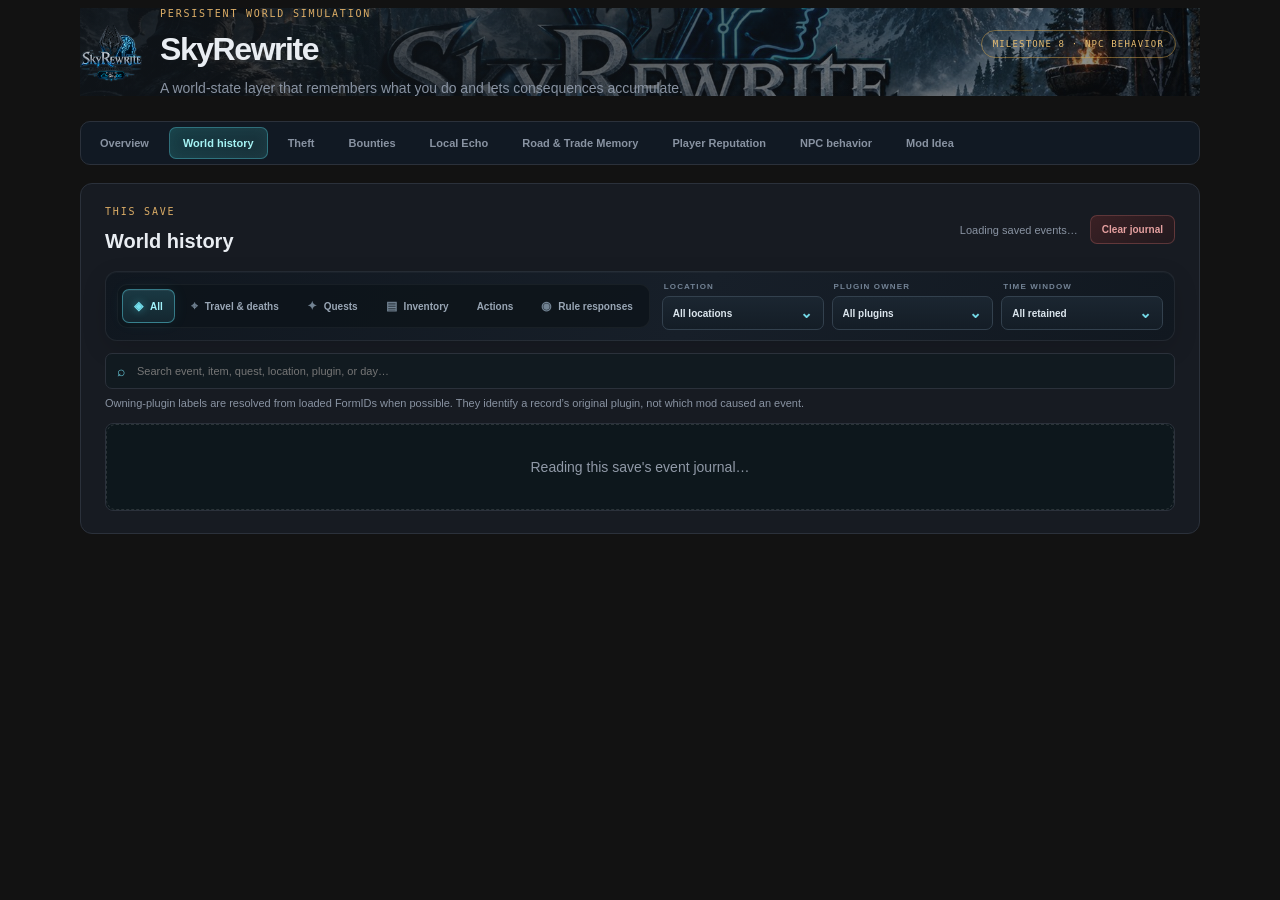
<file: data/PrismaUI/views/SkyRewrite/index.html>
<!doctype html>
<html lang="en">
<head>
  <meta charset="utf-8">
  <meta name="viewport" content="width=device-width, initial-scale=1">
  <title>SkyRewrite</title>
  <link rel="stylesheet" href="style.css?v=20261024-bounty-ledger-no-filter-2">
  <script defer src="app.js?v=20261024-bounty-ledger-no-filter-2"></script>
</head>
<body><div id="skyrewrite" class="page skyrewrite-dashboard">
          <div class="page-heading brand-heading skyrewrite-heading"><div class="page-banner skyrewrite-banner"></div><div class="page-title"><img class="page-logo" src="skyrewrite-logo.png" alt="SkyRewrite logo"><div><p class="eyebrow">PERSISTENT WORLD SIMULATION</p><h1>SkyRewrite</h1><p class="subheading">A world-state layer that remembers what you do and lets consequences accumulate.</p></div></div><span class="skyrewrite-status">MILESTONE 8 · NPC BEHAVIOR</span></div>
          <nav class="skyrewrite-tabs" aria-label="SkyRewrite dashboards"><button type="button" data-skyrewrite-tab="overview" aria-pressed="false">Overview</button><button type="button" data-skyrewrite-tab="history" aria-pressed="true" class="active">World history</button><button type="button" data-skyrewrite-tab="thefts" aria-pressed="false">Theft</button><button type="button" data-skyrewrite-tab="bounties" aria-pressed="false">Bounties</button><button type="button" data-skyrewrite-tab="echo" aria-pressed="false">Local Echo</button><button type="button" data-skyrewrite-tab="roads" aria-pressed="false">Road &amp; Trade Memory</button><button type="button" data-skyrewrite-tab="reputation" aria-pressed="false">Player Reputation</button><button type="button" data-skyrewrite-tab="npc" aria-pressed="false">NPC behavior</button><button type="button" data-skyrewrite-tab="plan" aria-pressed="false">Mod Idea</button></nav>
          <section class="skyrewrite-intro"><p>Skyrim keeps its quests and authored world. SkyRewrite adds a persistent simulation alongside them: it records meaningful events, then derives local pressure and bounded consequences from the retained journal.</p><p class="skyrewrite-caveat">The journal separates pickpocketing and owned-container theft from ordinary inventory transfers. Road and Trade Memory tracks hostile defeats, civilian murders, stolen item and septim totals, and local prices for each hold. Negative reputation raises purchase prices by 1% per point, capped at 500%; positive reputation lowers them by 1% per point, capped at 99%. Murder responses intensify at 51, 101, 201, and 501 murders and clear when reputation becomes positive. Eligible quests and hostile defeats build reputation, gifts grow more valuable and frequent, and nearby friendly residents can gain relationship rank. When a hold’s reputation is negative, a local shop robbery can occur on entry: the owner’s non-quest stock is dropped around the shop and the owner becomes angry. This chance falls as regional reputation rises and stops at zero or above. Local Echo theft and bounty settings remain independent from these lasting regional records.</p></section>
          <section class="skyrewrite-panel"><header><div><p class="eyebrow">THIS SAVE</p><h2>World history</h2></div><div class="skyrewrite-header-actions"><span id="skyrewrite-event-count" class="skyrewrite-event-count">Loading saved events…</span><button type="button" id="skyrewrite-clear-history" class="skyrewrite-clear-button">Clear journal</button></div></header>
            <nav class="skyrewrite-filters" aria-label="Filter world history">
              <div class="skyrewrite-filter-group" role="group" aria-label="Event category"><button type="button" class="skyrewrite-filter active" data-skyrewrite-filter="all" aria-pressed="true">All</button><button type="button" class="skyrewrite-filter" data-skyrewrite-filter="world" aria-pressed="false">Travel &amp; deaths</button><button type="button" class="skyrewrite-filter" data-skyrewrite-filter="quest" aria-pressed="false">Quests</button><button type="button" class="skyrewrite-filter" data-skyrewrite-filter="inventory" aria-pressed="false">Inventory</button><button type="button" class="skyrewrite-filter" data-skyrewrite-filter="actions" aria-pressed="false">Actions</button><button type="button" class="skyrewrite-filter" data-skyrewrite-filter="echo" aria-pressed="false">Rule responses</button></div>
              <div class="skyrewrite-filter-pickers">
                <div class="skyrewrite-picker" data-skyrewrite-picker="location"><label class="skyrewrite-picker-label">Location</label><button type="button" class="skyrewrite-picker-trigger" aria-haspopup="listbox" aria-expanded="false"><span>All locations</span><i aria-hidden="true">⌄</i></button><div class="skyrewrite-picker-popover" hidden><label class="skyrewrite-picker-search"><span aria-hidden="true">⌕</span><input type="search" autocomplete="off" placeholder="Search locations…" aria-label="Search locations"></label><div class="skyrewrite-picker-options" role="listbox" aria-label="Locations"></div></div></div>
                <div class="skyrewrite-picker" data-skyrewrite-picker="plugin"><label class="skyrewrite-picker-label">Plugin owner</label><button type="button" class="skyrewrite-picker-trigger" aria-haspopup="listbox" aria-expanded="false"><span>All plugins</span><i aria-hidden="true">⌄</i></button><div class="skyrewrite-picker-popover" hidden><label class="skyrewrite-picker-search"><span aria-hidden="true">⌕</span><input type="search" autocomplete="off" placeholder="Search plugins…" aria-label="Search plugin owners"></label><div class="skyrewrite-picker-options" role="listbox" aria-label="Plugin owners"></div></div></div>
                <div class="skyrewrite-picker skyrewrite-time-picker" data-skyrewrite-picker="time"><label class="skyrewrite-picker-label">Time window</label><button type="button" class="skyrewrite-picker-trigger" aria-haspopup="listbox" aria-expanded="false"><span>All retained</span><i aria-hidden="true">⌄</i></button><div class="skyrewrite-picker-popover" hidden><label class="skyrewrite-picker-search"><span aria-hidden="true">⌕</span><input type="search" autocomplete="off" placeholder="Search time windows…" aria-label="Search time windows"></label><div class="skyrewrite-picker-options" role="listbox" aria-label="Time windows"></div><label class="skyrewrite-custom-days">Custom window <span><input id="skyrewrite-custom-days" type="number" min="0.1" max="36500" step="any" inputmode="decimal" placeholder="Days" aria-label="Custom time window in in-game days"> <small>in-game days</small><small class="number-bounds-hint">Min: 0.1 · Max: 36500 in-game days</small></span></label></div></div>
              </div>
            </nav>
            <label class="skyrewrite-search"><span aria-hidden="true">⌕</span><input id="skyrewrite-search-input" type="search" autocomplete="off" placeholder="Search event, item, quest, location, plugin, or day…" aria-label="Search world history"></label><p class="skyrewrite-summary-note">Owning-plugin labels are resolved from loaded FormIDs when possible. They identify a record’s original plugin, not which mod caused an event.</p><div id="skyrewrite-history" class="skyrewrite-history"><div class="empty">Reading this save's event journal…</div></div></section>
          <section class="skyrewrite-panel"><header><div><p class="eyebrow">CRIME MEMORY</p><h2>Stolen goods ledger</h2></div><span id="skyrewrite-theft-count" class="skyrewrite-event-count">Waiting for saved events…</span></header><p class="skyrewrite-summary-note">Records theft separately from ordinary inventory movement. Pickpocket entries name the living NPC source; gold totals show septims taken and item quantities reflect stack counts. The ledger keeps up to the configured journal cap; lifetime totals remain saved after older rows roll off.</p><nav class="skyrewrite-filters" aria-label="Filter theft history"><div class="skyrewrite-filter-group" role="group" aria-label="Theft type"><button type="button" class="skyrewrite-filter active" data-skyrewrite-theft-filter="all" aria-pressed="true">All thefts</button><button type="button" class="skyrewrite-filter" data-skyrewrite-theft-filter="pickpocket" aria-pressed="false">Pickpocketing</button><button type="button" class="skyrewrite-filter" data-skyrewrite-theft-filter="items" aria-pressed="false">Items</button><button type="button" class="skyrewrite-filter" data-skyrewrite-theft-filter="gold" aria-pressed="false">Gold</button></div></nav><label class="skyrewrite-search"><span aria-hidden="true">⌕</span><input id="skyrewrite-theft-search" type="search" autocomplete="off" placeholder="Search item, NPC, location, plugin, or day…" aria-label="Search theft history"></label><div id="skyrewrite-theft-history" class="skyrewrite-theft-list"><div class="empty">Waiting for saved events…</div></div></section>
          <section class="skyrewrite-panel"><header><div><p class="eyebrow">OBSERVED ACTIVITY</p><h2>By location</h2></div></header><p class="skyrewrite-summary-note">Inventory events track items moving into or out of your inventory; an outbound transfer does not necessarily mean an item was lost. Gold totals show inventory movement, not merchant prices or local prosperity. Totals use the events currently retained in this journal.</p><div id="skyrewrite-location-summary" class="skyrewrite-location-summary"><div class="empty">Waiting for saved events…</div></div></section>
          <section class="skyrewrite-panel"><header><div><p class="eyebrow">PLACE MEMORY</p><h2>Recent combat traces</h2></div><span class="skyrewrite-event-count">Recorded kills · Local Echo signals</span></header><p class="skyrewrite-summary-note">Rows show decaying pressure from player-caused kills in the configured lookback window. “Ready” means pressure meets the threshold and no echo cooldown remains; “Cooling down” means a prior echo is still active. The optional hold bounty and adaptive guard response are separate settings.</p><p id="skyrewrite-memory-config" class="skyrewrite-memory-config"></p><div class="skyrewrite-memory-controls"><label class="skyrewrite-memory-search"><span aria-hidden="true">⌕</span><input id="skyrewrite-memory-search" type="search" autocomplete="off" placeholder="Find a location…" aria-label="Search place memory locations"></label><div class="skyrewrite-memory-filters" role="group" aria-label="Filter place memory"><button type="button" data-skyrewrite-memory-filter="all" aria-pressed="true" class="active">All</button><button type="button" data-skyrewrite-memory-filter="ready" aria-pressed="false">Ready</button><button type="button" data-skyrewrite-memory-filter="cooldown" aria-pressed="false">Cooling down</button><button type="button" data-skyrewrite-memory-filter="building" aria-pressed="false">Building</button></div><span id="skyrewrite-memory-count" class="skyrewrite-memory-count"></span></div><div id="skyrewrite-place-memory" class="skyrewrite-place-memory"><div class="empty">Waiting for saved events…</div></div></section>
          <section class="skyrewrite-panel"><header><div><p class="eyebrow">CONSEQUENCE PREVIEW</p><h2>Local pressure from recorded activity</h2></div><span id="skyrewrite-pressure-count" class="skyrewrite-event-count">Waiting for saved events…</span></header><p class="skyrewrite-summary-note">A transparent preview of recent player-caused kills and recorded thefts, weighted down by current in-game time across the Local Echo lookback window. Pressure is a testable signal, not a danger score. When enabled separately, the adaptive guard response can raise eligible loaded guards’ confidence for one in-game day after repeated hostile losses.</p>
          <nav class="skyrewrite-filters skyrewrite-pressure-filters" aria-label="Filter local pressure preview"><div class="skyrewrite-filter-group" role="group" aria-label="Local pressure level"><button type="button" class="skyrewrite-filter active" data-skyrewrite-pressure-filter="all" aria-pressed="true">All</button><button type="button" class="skyrewrite-filter" data-skyrewrite-pressure-filter="stirring" aria-pressed="false">Stirring</button><button type="button" class="skyrewrite-filter" data-skyrewrite-pressure-filter="rising" aria-pressed="false">Rising</button><button type="button" class="skyrewrite-filter" data-skyrewrite-pressure-filter="threshold" aria-pressed="false">Threshold met</button></div><div class="skyrewrite-filter-pickers"><div class="skyrewrite-picker skyrewrite-pressure-picker" data-skyrewrite-picker="pressure-location"><label class="skyrewrite-picker-label">Location</label><button type="button" class="skyrewrite-picker-trigger" aria-haspopup="listbox" aria-expanded="false"><span>All locations</span><i aria-hidden="true">⌄</i></button><div class="skyrewrite-picker-popover" hidden><label class="skyrewrite-picker-search"><span aria-hidden="true">⌕</span><input type="search" autocomplete="off" placeholder="Search locations…" aria-label="Search pressure locations"></label><div class="skyrewrite-picker-options" role="listbox" aria-label="Pressure locations"></div></div></div><div class="skyrewrite-picker skyrewrite-pressure-picker" data-skyrewrite-picker="pressure-plugin"><label class="skyrewrite-picker-label">Plugin owner</label><button type="button" class="skyrewrite-picker-trigger" aria-haspopup="listbox" aria-expanded="false"><span>All plugins</span><i aria-hidden="true">⌄</i></button><div class="skyrewrite-picker-popover" hidden><label class="skyrewrite-picker-search"><span aria-hidden="true">⌕</span><input type="search" autocomplete="off" placeholder="Search plugins…" aria-label="Search pressure plugin owners"></label><div class="skyrewrite-picker-options" role="listbox" aria-label="Pressure plugin owners"></div></div></div><div class="skyrewrite-picker skyrewrite-pressure-sort-picker" data-skyrewrite-picker="pressure-sort"><label class="skyrewrite-picker-label">Sort order</label><button type="button" class="skyrewrite-picker-trigger" aria-haspopup="listbox" aria-expanded="false"><span>Most pressure</span><i aria-hidden="true">⌄</i></button><div class="skyrewrite-picker-popover" hidden><label class="skyrewrite-picker-search"><span aria-hidden="true">⌕</span><input type="search" autocomplete="off" placeholder="Search sort orders…" aria-label="Search local pressure sort order"></label><div class="skyrewrite-picker-options" role="listbox" aria-label="Local pressure sort order"></div></div></div></div><span id="skyrewrite-pressure-result-count" class="skyrewrite-memory-count"></span></nav>
          <label class="skyrewrite-search"><span aria-hidden="true">⌕</span><input id="skyrewrite-pressure-search" type="search" autocomplete="off" placeholder="Search location, actor, plugin, FormID, or day…" aria-label="Search local pressure preview"></label>
          <div id="skyrewrite-pressure-preview" class="skyrewrite-pressure-list"><div class="empty">Waiting for saved events…</div></div></section>
          <section class="skyrewrite-panel"><header><div><p class="eyebrow">WORLD RESPONSE</p><h2>Recorded Local Echo outcomes</h2></div><span id="skyrewrite-echo-outcome-count" class="skyrewrite-event-count">Waiting for saved events…</span></header><p class="skyrewrite-summary-note">Review Local Echo rule results, guard dispatches, and other responses recorded for this save.</p><div id="skyrewrite-echo-outcomes" class="skyrewrite-echo-outcomes"><div class="empty">Waiting for saved events…</div></div></section>
          <section class="skyrewrite-panel skyrewrite-bounties-panel"><header><div><p class="eyebrow">CRIME LEDGER</p><h2>Bounties</h2></div><span id="skyrewrite-bounties-count" class="skyrewrite-event-count">Loading current balances…</span></header><p class="skyrewrite-summary-note">Skyrim shows the live crime balance for each hold, including any active SkyRewrite amount; its clear action empties both Skyrim balances and resolves matching temporary additions in that hold. The separate SkyRewrite ledger shows each source record and its individual status.</p><div class="skyrewrite-bounty-columns"><div class="skyrewrite-bounty-group"><header><div><p class="eyebrow">SKYRIM CRIME SYSTEM</p><h3>Game bounties</h3></div><span id="skyrewrite-game-bounty-count" class="skyrewrite-event-count">Reading hold balances…</span></header><div id="skyrewrite-game-bounty-ledger" class="skyrewrite-game-bounty-ledger"><div class="empty">Reading hold balances…</div></div><div class="skyrewrite-bounty-history-block"><div class="skyrewrite-echo-outcomes-heading"><strong>Cleared Skyrim bounties</strong><span id="skyrewrite-game-bounty-history-count" class="skyrewrite-event-count">Waiting for saved events…</span></div><div id="skyrewrite-game-bounty-history" class="skyrewrite-game-bounty-history"><div class="empty">Waiting for saved events…</div></div></div></div><div class="skyrewrite-bounty-group"><header><div><p class="eyebrow">SKYREWRITE RESPONSE</p><h3>Temporary hold bounties</h3></div><span id="skyrewrite-bounty-count" class="skyrewrite-event-count">Waiting for saved events…</span></header><p class="skyrewrite-summary-note">These records expire after their configured in-game duration when the hold balance still matches. You can also clear an individual pending record with the same balance safety check.</p><div id="skyrewrite-bounty-ledger" class="skyrewrite-bounty-ledger"><div class="empty">Waiting for saved events…</div></div></div></div></section>
          <section class="skyrewrite-panel"><header><div><p class="eyebrow">PEOPLE MEMORY</p><h2>Actor encounters</h2></div><span id="skyrewrite-actor-count" class="skyrewrite-event-count">Waiting for saved events…</span></header><p class="skyrewrite-summary-note">Review recorded player-caused kills grouped by actor type or by placed reference. Type view combines references that share a base FormID; reference view keeps each placed actor separate. Location and first-to-latest day spans summarize the retained journal. When enabled, the adaptive guard response uses hostile-victim counts to change local guards for one in-game day.</p><nav class="skyrewrite-filters skyrewrite-actor-filters" aria-label="Filter actor encounters"><div class="skyrewrite-filter-group" role="group" aria-label="Actor encounter type"><button type="button" class="skyrewrite-filter active" data-skyrewrite-actor-filter="all" aria-pressed="true">All</button><button type="button" class="skyrewrite-filter" data-skyrewrite-actor-filter="recurring" aria-pressed="false">Repeated</button><button type="button" class="skyrewrite-filter" data-skyrewrite-actor-filter="single" aria-pressed="false">Single</button><button type="button" class="skyrewrite-filter" data-skyrewrite-actor-filter="multi-location" aria-pressed="false">Multi-location</button></div><div class="skyrewrite-filter-pickers"><div class="skyrewrite-picker" data-skyrewrite-picker="actor-grouping"><label class="skyrewrite-picker-label">Grouping</label><button type="button" class="skyrewrite-picker-trigger" aria-haspopup="listbox" aria-expanded="false"><span>Actor type</span><i aria-hidden="true">⌄</i></button><div class="skyrewrite-picker-popover" hidden><label class="skyrewrite-picker-search"><span aria-hidden="true">⌕</span><input type="search" autocomplete="off" placeholder="Search grouping…" aria-label="Search actor grouping"></label><div class="skyrewrite-picker-options" role="listbox" aria-label="Actor grouping"></div></div></div><div class="skyrewrite-picker" data-skyrewrite-picker="actor-location"><label class="skyrewrite-picker-label">Location</label><button type="button" class="skyrewrite-picker-trigger" aria-haspopup="listbox" aria-expanded="false"><span>All locations</span><i aria-hidden="true">⌄</i></button><div class="skyrewrite-picker-popover" hidden><label class="skyrewrite-picker-search"><span aria-hidden="true">⌕</span><input type="search" autocomplete="off" placeholder="Search locations…" aria-label="Search actor locations"></label><div class="skyrewrite-picker-options" role="listbox" aria-label="Actor locations"></div></div></div><div class="skyrewrite-picker" data-skyrewrite-picker="actor-plugin"><label class="skyrewrite-picker-label">Plugin owner</label><button type="button" class="skyrewrite-picker-trigger" aria-haspopup="listbox" aria-expanded="false"><span>All plugins</span><i aria-hidden="true">⌄</i></button><div class="skyrewrite-picker-popover" hidden><label class="skyrewrite-picker-search"><span aria-hidden="true">⌕</span><input type="search" autocomplete="off" placeholder="Search plugins…" aria-label="Search actor plugin owners"></label><div class="skyrewrite-picker-options" role="listbox" aria-label="Actor plugin owners"></div></div></div><div class="skyrewrite-picker" data-skyrewrite-picker="actor-sort"><label class="skyrewrite-picker-label">Sort order</label><button type="button" class="skyrewrite-picker-trigger" aria-haspopup="listbox" aria-expanded="false"><span>Most kills</span><i aria-hidden="true">⌄</i></button><div class="skyrewrite-picker-popover" hidden><label class="skyrewrite-picker-search"><span aria-hidden="true">⌕</span><input type="search" autocomplete="off" placeholder="Search sort orders…" aria-label="Search actor sort order"></label><div class="skyrewrite-picker-options" role="listbox" aria-label="Actor sort order"></div></div></div></div></nav><label class="skyrewrite-search"><span aria-hidden="true">⌕</span><input id="skyrewrite-actor-search" type="search" autocomplete="off" placeholder="Search actor, base/reference FormID, plugin, location, or day…" aria-label="Search actor memory"></label><div id="skyrewrite-actor-memory" class="skyrewrite-actor-memory"><div class="empty">Waiting for saved events…</div></div></section>
          <section class="skyrewrite-panel"><header><div><p class="eyebrow">RECENT SIGNALS</p><h2>Latest 7 days vs. preceding 7 days</h2></div></header><p class="skyrewrite-summary-note">Counts use the latest in-game day in the retained journal. Each location opens its matching history. These are recorded-event comparisons, not danger, safety, prosperity, or simulation scores.</p><div id="skyrewrite-recent-activity" class="skyrewrite-location-summary"><div class="empty">Waiting for saved events…</div></div></section>
          <section class="skyrewrite-panel"><header><div><p class="eyebrow">WORLD-STATE GRAPH</p><h2>One event can affect connected systems</h2></div></header><div class="skyrewrite-domains"><article><span>01</span><strong>People</strong><small>Memory · reputation · jobs</small></article><b aria-hidden="true">→</b><article><span>02</span><strong>Places</strong><small>Safety · ownership · repair</small></article><b aria-hidden="true">→</b><article><span>03</span><strong>Economy</strong><small>Supply · demand · prices</small></article></div><div class="skyrewrite-example"><p class="eyebrow">EXAMPLE · WHITERUN TRADE ROUTE</p><div class="skyrewrite-flow"><span>Repeated bandit losses</span><i>→</i><span>Trade risk rises</span><i>→</i><span>Patrols and escorts respond</span><i>→</i><span>Safety improves</span><i>→</i><span>Caravans return</span></div></div></section>
          <section class="skyrewrite-panel"><header><div><p class="eyebrow">PROPOSED SYSTEMS</p><h2>Built in safe, testable layers</h2></div></header><div class="skyrewrite-features"><article><strong>Event journal</strong><p>Capture selected game events with timestamps, locations, actors, and source forms.</p></article><article><strong>Persistent world state</strong><p>Track compact, save-safe values such as local danger, prosperity, trust, and faction pressure.</p></article><article><strong>Rules and consequences</strong><p>Turn accumulated state into explainable changes, with cooldowns and limits to prevent runaway effects.</p></article><article><strong>World history</strong><p>Review what changed, why it changed, and which recorded events contributed to it.</p></article></div></section>
          <section class="skyrewrite-panel skyrewrite-roadmap"><header><div><p class="eyebrow">MOD IDEA · PROGRESS</p><h2>A living record of your deeds</h2></div><span class="skyrewrite-event-count">Built in playable layers</span></header><p class="skyrewrite-summary-note">SkyRewrite grows alongside Skyrim’s authored quests and world. Each system is designed to remember what happened, explain why it changed, and keep consequences bounded and save-safe.</p><div class="skyrewrite-progress-grid"><article><span>01 · JOURNAL</span><strong>World history and theft</strong><p>Records travel, deaths, quest progress, item transfers, pickpocketing, owned-container theft, gold, and source locations.</p><small>ACTIVE</small></article><article><span>02 · LOCAL MEMORY</span><strong>Echoes and bounties</strong><p>Tracks recent combat pressure, records Local Echoes, can add a temporary hold bounty, and dispatches a matching guard when Skyrim has an eligible guard available.</p><small>ACTIVE</small></article><article><span>03 · PEOPLE</span><strong>Reputation and reactions</strong><p>Builds or loses reputation through eligible quests, creature defeats, theft, and murder. Residents can recognize, reward, or react to the player as thresholds are reached.</p><small>ACTIVE</small></article><article><span>04 · REGIONS</span><strong>Ten-region memory</strong><p>Tracks creature defeats, theft, murders, quest favors, shop robberies, and purchase-price changes across the nine Holds and Solstheim.</p><small>ACTIVE</small></article><article><span>05 · TRADE</span><strong>Consequences for local shops</strong><p>Negative regional standing raises prices and can cause a shop to be robbed, with the owner reacting and goods scattered in the shop.</p><small>ACTIVE</small></article><article><span>06 · NEXT</span><strong>Keep widening the simulation</strong><p>Build new behaviors from saved people, place, faction, and economy state while keeping triggers visible, durations bounded, and changes safely reversible.</p><small>IN DEVELOPMENT</small></article></div></section>
          <section class="skyrewrite-panel"><header><div><p class="eyebrow">REGIONAL SECURITY</p><h2>Road and trade memory</h2></div><span id="skyrewrite-regional-trade-count" class="skyrewrite-event-count">Waiting for saved events…</span></header><p class="skyrewrite-summary-note">Cumulative regional creature defeats, murders, and theft totals stay saved by hold after journal entries are pruned. Each hold shows its local price response: negative reputation raises purchase prices by 1% per point up to 500%, and positive reputation lowers them by 1% per point up to 99%. Negative local reputation also raises the chance of a shop robbery when you enter a loaded shop; the owner’s non-quest goods are scattered on the floor, the owner becomes angry, and the event appears in World History. The game applies the matching hold response while you are in that region.</p><nav id="skyrewrite-hold-tabs" class="skyrewrite-tabs skyrewrite-hold-tabs" aria-label="Choose a region"><button type="button" data-skyrewrite-hold="eastmarch" aria-pressed="false">Eastmarch <small>Windhelm</small></button><button type="button" data-skyrewrite-hold="falkreath" aria-pressed="false">Falkreath <small>Falkreath</small></button><button type="button" data-skyrewrite-hold="haafingar" aria-pressed="false">Haafingar <small>Solitude</small></button><button type="button" data-skyrewrite-hold="hjaalmarch" aria-pressed="false">Hjaalmarch <small>Morthal</small></button><button type="button" data-skyrewrite-hold="pale" aria-pressed="false">The Pale <small>Dawnstar</small></button><button type="button" data-skyrewrite-hold="reach" aria-pressed="false">The Reach <small>Markarth</small></button><button type="button" data-skyrewrite-hold="rift" aria-pressed="false">The Rift <small>Riften</small></button><button type="button" data-skyrewrite-hold="whiterun" aria-pressed="false">Whiterun <small>Whiterun</small></button><button type="button" data-skyrewrite-hold="winterhold" aria-pressed="false">Winterhold <small>Winterhold</small></button><button type="button" data-skyrewrite-hold="solstheim" aria-pressed="false">Solstheim <small>Raven Rock</small></button></nav><div id="skyrewrite-regional-trade" class="skyrewrite-place-memory"><div class="empty">Waiting for saved events…</div></div></section>
          <section class="skyrewrite-panel"><header><div><p class="eyebrow">REPUTATION</p><h2>Player reputation</h2></div><span id="skyrewrite-reputation-rank" class="skyrewrite-event-count">Waiting for saved events…</span></header><p class="skyrewrite-summary-note">Favor and Freeform quests, fishing favors, and hostile defeats build your standing. Gifts become more valuable and more frequent as your reputation rises. Friendly, non-hostile residents gain up to four relationship ranks at 35, 50, 100, and 201 reputation.</p><div id="skyrewrite-reputation-panel" class="skyrewrite-reputation-panel"><div class="empty">Waiting for saved events…</div></div></section>
        </div>
</body>
</html>
</file>
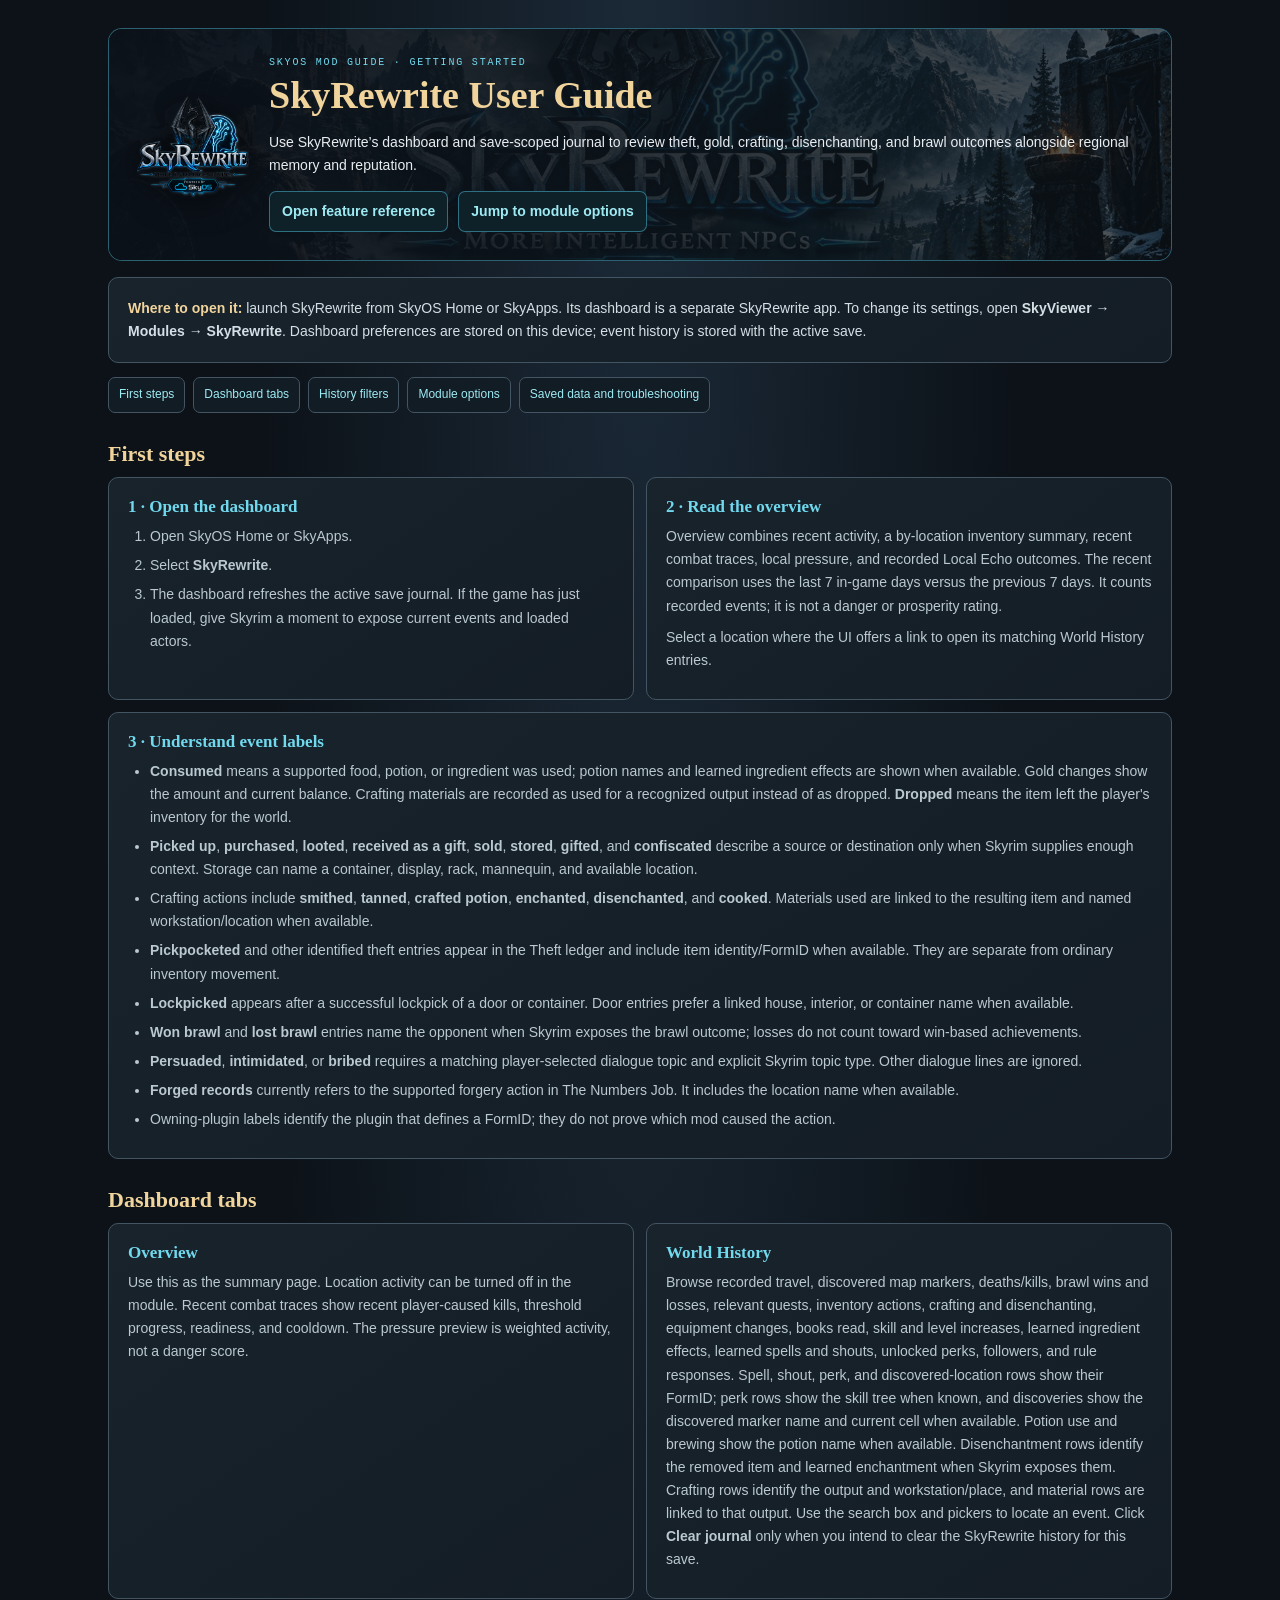
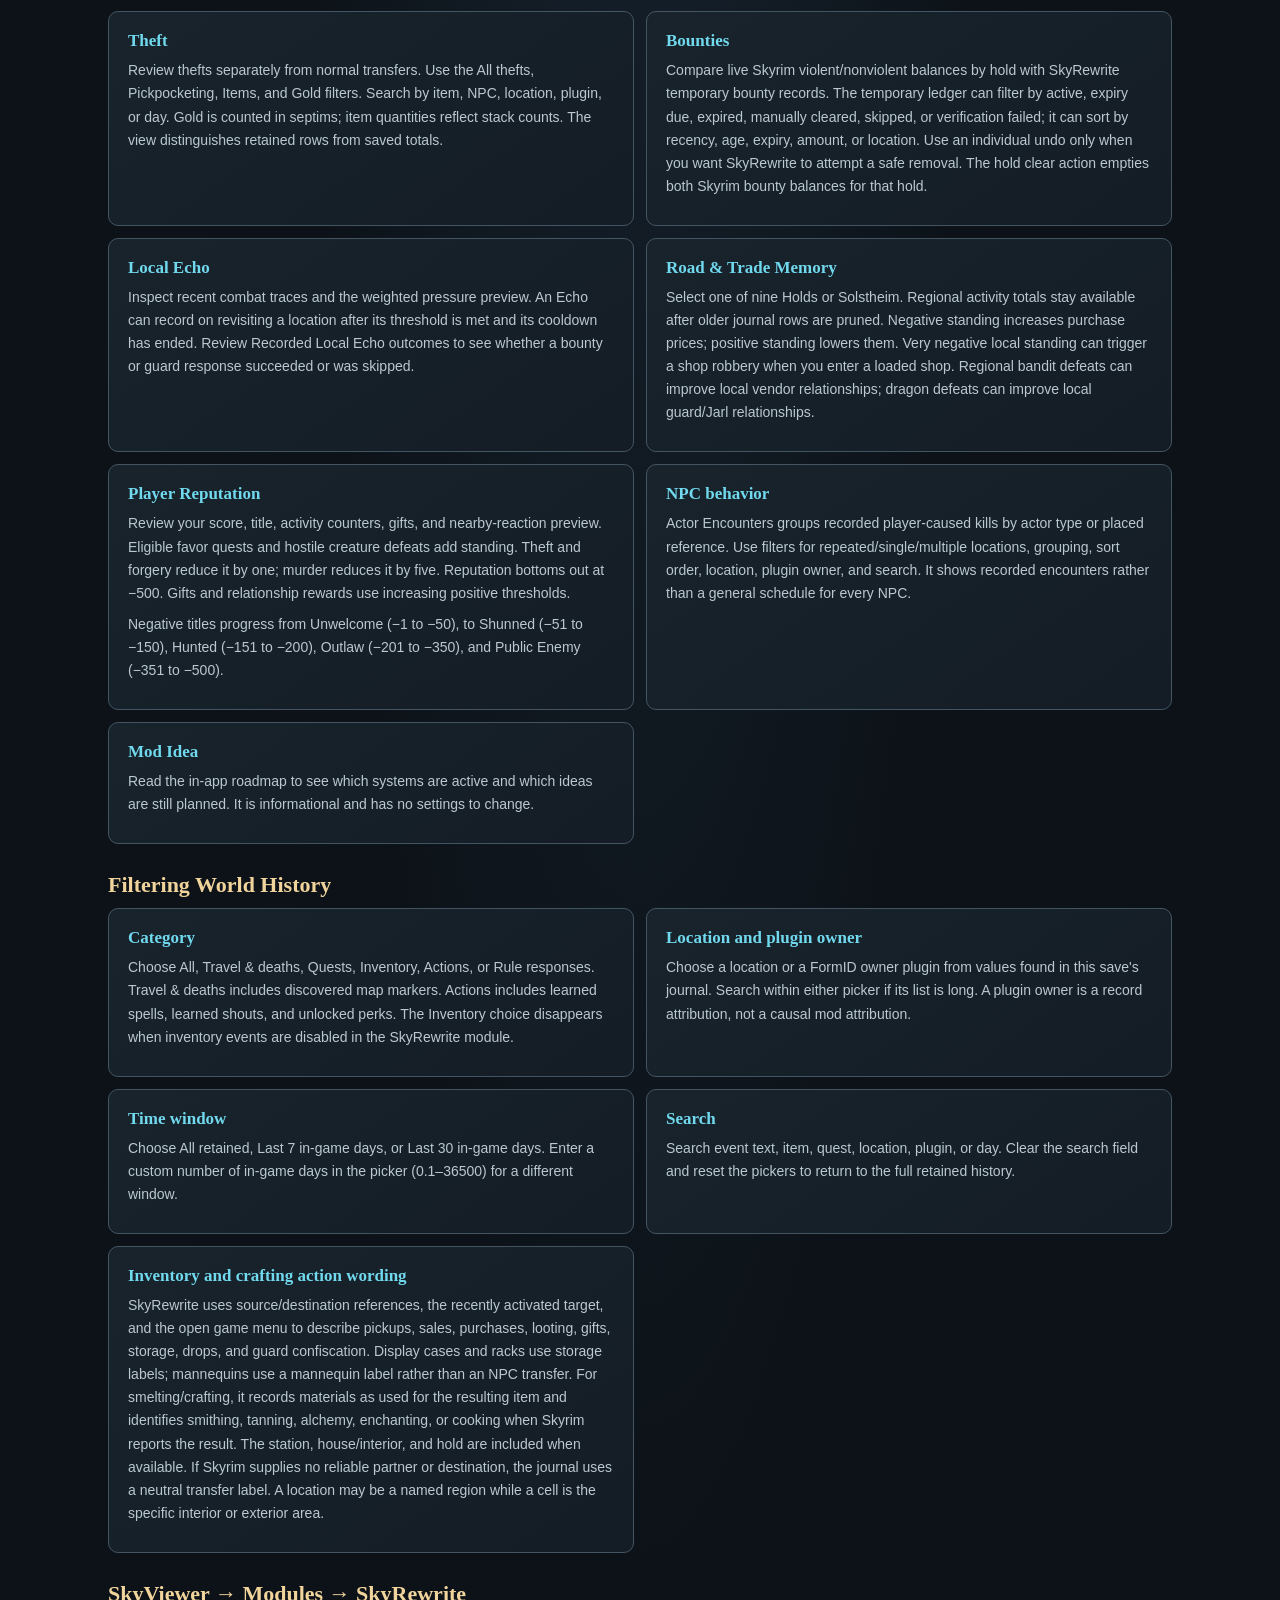
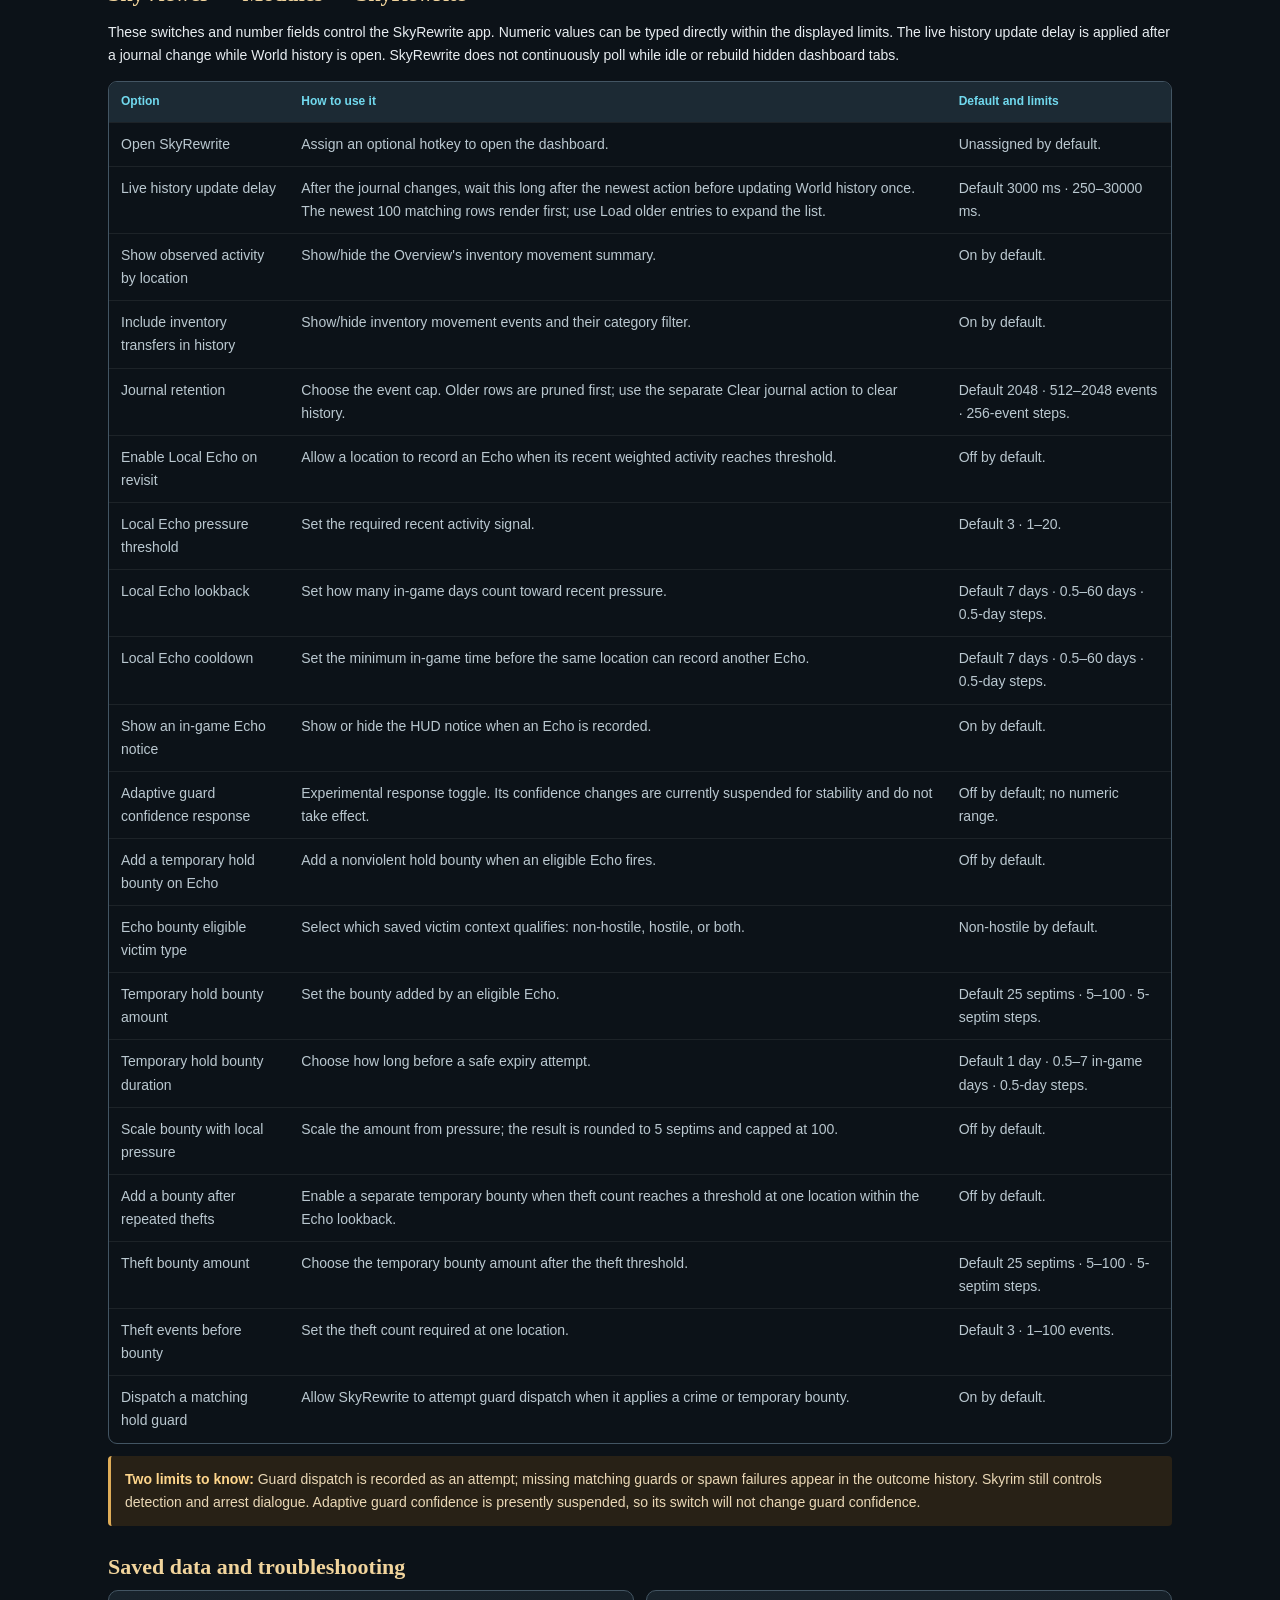
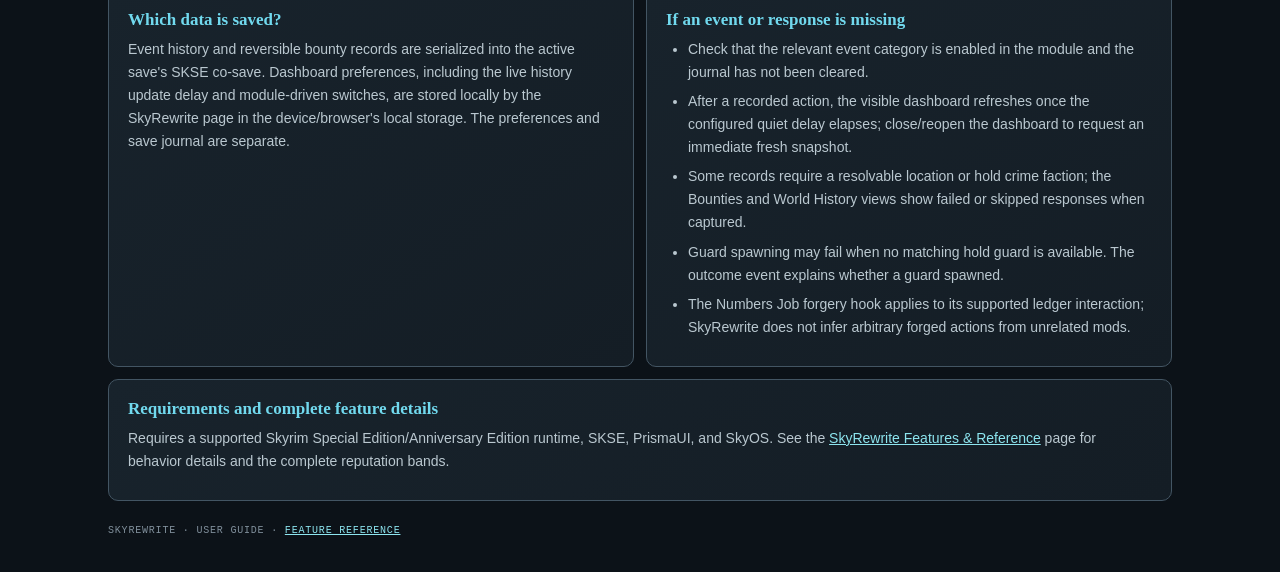
<file: data/SKSE/Plugins/SkyOS/Mods/SkyRewrite/SkyDocuments/SkyRewrite User Guide.html>
<!doctype html>
<html lang="en">
<head>
<meta charset="utf-8">
<meta name="viewport" content="width=device-width, initial-scale=1">
<title>SkyRewrite · User Guide</title>
<style>
:root{color-scheme:dark;--bg:#0c1218;--panel:#141d25;--panel2:#18232c;--line:#435563;--cyan:#71d9ee;--gold:#f1d49c;--text:#e8edf1;--muted:#bac8d0}
*{box-sizing:border-box}html{scroll-behavior:smooth}body{margin:0;background:radial-gradient(ellipse at 50% 0,#1b2937 0,transparent 42%),var(--bg);color:var(--text);font:14px/1.65 "Segoe UI",sans-serif}main{max-width:1120px;margin:0 auto;padding:28px}.hero{position:relative;isolation:isolate;min-height:230px;display:flex;align-items:center;overflow:hidden;padding:28px;border:1px solid #55cbea66;border-radius:14px;background:#101a22}.hero:before{position:absolute;z-index:-2;inset:0;content:"";background:url("../banner.jpg") center 46%/cover;opacity:.55}.hero:after{position:absolute;z-index:-1;inset:0;content:"";background:linear-gradient(90deg,#0b1119f2,#0c1419ad 72%,#0c141966)}.brand{display:flex;align-items:center;gap:20px}.brand img{width:112px;height:112px;object-fit:contain;filter:drop-shadow(0 5px 16px #000b)}.eyebrow{margin:0;color:var(--cyan);font:10px monospace;letter-spacing:.18em}.hero h1{margin:5px 0;color:var(--gold);font:700 38px Georgia,serif}.hero p:last-child{margin:0;color:#d1dce2}.hero-links{display:flex;gap:10px;flex-wrap:wrap;margin-top:14px}.button{display:inline-flex;align-items:center;padding:8px 12px;border:1px solid #55cbea77;border-radius:7px;background:#0e2028;color:#9eeaf3;text-decoration:none;font-weight:700}.button:hover{background:#17323c}.intro,.card{margin-top:16px;padding:19px;border:1px solid var(--line);border-radius:10px;background:linear-gradient(145deg,var(--panel2),var(--panel))}.intro{color:#d4dfe5}.intro strong{color:var(--gold)}.section-title{margin:28px 0 10px;color:var(--gold);font:700 22px Georgia,serif}.grid{display:grid;grid-template-columns:repeat(2,minmax(0,1fr));gap:12px}.card{margin:0}.card h3{margin:0 0 7px;color:var(--cyan);font:700 17px Georgia,serif}.card p{margin:8px 0;color:var(--muted)}.card ul,.card ol{margin:8px 0;padding-left:22px;color:var(--muted)}.card li{margin:6px 0}.wide{grid-column:1/-1}.toc{display:flex;flex-wrap:wrap;gap:8px;margin:14px 0}.toc a{padding:7px 10px;border:1px solid #435563;border-radius:7px;background:#121c24;color:#9eeaf3;text-decoration:none;font-size:12px}.toc a:hover{border-color:var(--cyan)}.table-wrap{overflow:auto;margin-top:12px;border:1px solid var(--line);border-radius:9px}.options{width:100%;border-collapse:collapse;min-width:720px}.options th,.options td{padding:10px 12px;text-align:left;vertical-align:top;border-bottom:1px solid #ffffff12}.options th{background:#1c2a34;color:var(--cyan);font-size:12px}.options td{color:var(--muted)}.options tr:last-child td{border-bottom:0}.callout{margin-top:12px;padding:12px 14px;border-left:3px solid #e0ad58;border-radius:4px;background:#282116;color:#ead8b6}.callout strong{color:#ffd68c}a{color:#8de5ef}footer{margin:24px 0 8px;color:#81909c;font:10px monospace;letter-spacing:.08em}
@media(max-width:720px){main{padding:14px}.grid{grid-template-columns:1fr}.wide{grid-column:auto}.hero{padding:20px;min-height:190px}.brand{gap:13px}.brand img{width:76px;height:76px}.hero h1{font-size:30px}}
</style>
</head>
<body><main>
<header class="hero">
<div class="brand"><img src="../logo.png" alt="SkyRewrite logo"><div>
<p class="eyebrow">SKYOS MOD GUIDE · GETTING STARTED</p>
<h1>SkyRewrite User Guide</h1>
<p>Use SkyRewrite’s dashboard and save-scoped journal to review theft, gold, crafting, disenchanting, and brawl outcomes alongside regional memory and reputation.</p>
<nav class="hero-links" aria-label="SkyRewrite documents"><a class="button" href="SkyRewrite.html">Open feature reference</a><a class="button" href="#module">Jump to module options</a></nav>
</div></div></header>
<section class="intro"><strong>Where to open it:</strong> launch SkyRewrite from SkyOS Home or SkyApps. Its dashboard is a separate SkyRewrite app. To change its settings, open <b>SkyViewer → Modules → SkyRewrite</b>. Dashboard preferences are stored on this device; event history is stored with the active save.</section>
<nav class="toc" aria-label="Guide contents"><a href="#first-steps">First steps</a><a href="#tabs">Dashboard tabs</a><a href="#filters">History filters</a><a href="#module">Module options</a><a href="#data">Saved data and troubleshooting</a></nav>

<h2 class="section-title" id="first-steps">First steps</h2>
<div class="grid">
<article class="card"><h3>1 · Open the dashboard</h3><ol><li>Open SkyOS Home or SkyApps.</li><li>Select <b>SkyRewrite</b>.</li><li>The dashboard refreshes the active save journal. If the game has just loaded, give Skyrim a moment to expose current events and loaded actors.</li></ol></article>
<article class="card"><h3>2 · Read the overview</h3><p>Overview combines recent activity, a by-location inventory summary, recent combat traces, local pressure, and recorded Local Echo outcomes. The recent comparison uses the last 7 in-game days versus the previous 7 days. It counts recorded events; it is not a danger or prosperity rating.</p><p>Select a location where the UI offers a link to open its matching World History entries.</p></article>
<article class="card wide"><h3>3 · Understand event labels</h3><ul><li><b>Consumed</b> means a supported food, potion, or ingredient was used; potion names and learned ingredient effects are shown when available. Gold changes show the amount and current balance. Crafting materials are recorded as used for a recognized output instead of as dropped. <b>Dropped</b> means the item left the player's inventory for the world.</li><li><b>Picked up</b>, <b>purchased</b>, <b>looted</b>, <b>received as a gift</b>, <b>sold</b>, <b>stored</b>, <b>gifted</b>, and <b>confiscated</b> describe a source or destination only when Skyrim supplies enough context. Storage can name a container, display, rack, mannequin, and available location.</li><li>Crafting actions include <b>smithed</b>, <b>tanned</b>, <b>crafted potion</b>, <b>enchanted</b>, <b>disenchanted</b>, and <b>cooked</b>. Materials used are linked to the resulting item and named workstation/location when available.</li><li><b>Pickpocketed</b> and other identified theft entries appear in the Theft ledger and include item identity/FormID when available. They are separate from ordinary inventory movement.</li><li><b>Lockpicked</b> appears after a successful lockpick of a door or container. Door entries prefer a linked house, interior, or container name when available.</li><li><b>Won brawl</b> and <b>lost brawl</b> entries name the opponent when Skyrim exposes the brawl outcome; losses do not count toward win-based achievements.</li><li><b>Persuaded</b>, <b>intimidated</b>, or <b>bribed</b> requires a matching player-selected dialogue topic and explicit Skyrim topic type. Other dialogue lines are ignored.</li><li><b>Forged records</b> currently refers to the supported forgery action in The Numbers Job. It includes the location name when available.</li><li>Owning-plugin labels identify the plugin that defines a FormID; they do not prove which mod caused the action.</li></ul></article>
</div>

<h2 class="section-title" id="tabs">Dashboard tabs</h2>
<div class="grid">
<article class="card"><h3>Overview</h3><p>Use this as the summary page. Location activity can be turned off in the module. Recent combat traces show recent player-caused kills, threshold progress, readiness, and cooldown. The pressure preview is weighted activity, not a danger score.</p></article>
<article class="card"><h3>World History</h3><p>Browse recorded travel, discovered map markers, deaths/kills, brawl wins and losses, relevant quests, inventory actions, crafting and disenchanting, equipment changes, books read, skill and level increases, learned ingredient effects, learned spells and shouts, unlocked perks, followers, and rule responses. Spell, shout, perk, and discovered-location rows show their FormID; perk rows show the skill tree when known, and discoveries show the discovered marker name and current cell when available. Potion use and brewing show the potion name when available. Disenchantment rows identify the removed item and learned enchantment when Skyrim exposes them. Crafting rows identify the output and workstation/place, and material rows are linked to that output. Use the search box and pickers to locate an event. Click <b>Clear journal</b> only when you intend to clear the SkyRewrite history for this save.</p></article>
<article class="card"><h3>Theft</h3><p>Review thefts separately from normal transfers. Use the All thefts, Pickpocketing, Items, and Gold filters. Search by item, NPC, location, plugin, or day. Gold is counted in septims; item quantities reflect stack counts. The view distinguishes retained rows from saved totals.</p></article>
<article class="card"><h3>Bounties</h3><p>Compare live Skyrim violent/nonviolent balances by hold with SkyRewrite temporary bounty records. The temporary ledger can filter by active, expiry due, expired, manually cleared, skipped, or verification failed; it can sort by recency, age, expiry, amount, or location. Use an individual undo only when you want SkyRewrite to attempt a safe removal. The hold clear action empties both Skyrim bounty balances for that hold.</p></article>
<article class="card"><h3>Local Echo</h3><p>Inspect recent combat traces and the weighted pressure preview. An Echo can record on revisiting a location after its threshold is met and its cooldown has ended. Review Recorded Local Echo outcomes to see whether a bounty or guard response succeeded or was skipped.</p></article>
<article class="card"><h3>Road &amp; Trade Memory</h3><p>Select one of nine Holds or Solstheim. Regional activity totals stay available after older journal rows are pruned. Negative standing increases purchase prices; positive standing lowers them. Very negative local standing can trigger a shop robbery when you enter a loaded shop. Regional bandit defeats can improve local vendor relationships; dragon defeats can improve local guard/Jarl relationships.</p></article>
<article class="card"><h3>Player Reputation</h3><p>Review your score, title, activity counters, gifts, and nearby-reaction preview. Eligible favor quests and hostile creature defeats add standing. Theft and forgery reduce it by one; murder reduces it by five. Reputation bottoms out at −500. Gifts and relationship rewards use increasing positive thresholds.</p><p>Negative titles progress from Unwelcome (−1 to −50), to Shunned (−51 to −150), Hunted (−151 to −200), Outlaw (−201 to −350), and Public Enemy (−351 to −500).</p></article>
<article class="card"><h3>NPC behavior</h3><p>Actor Encounters groups recorded player-caused kills by actor type or placed reference. Use filters for repeated/single/multiple locations, grouping, sort order, location, plugin owner, and search. It shows recorded encounters rather than a general schedule for every NPC.</p></article>
<article class="card"><h3>Mod Idea</h3><p>Read the in-app roadmap to see which systems are active and which ideas are still planned. It is informational and has no settings to change.</p></article>
</div>

<h2 class="section-title" id="filters">Filtering World History</h2>
<div class="grid">
<article class="card"><h3>Category</h3><p>Choose All, Travel &amp; deaths, Quests, Inventory, Actions, or Rule responses. Travel &amp; deaths includes discovered map markers. Actions includes learned spells, learned shouts, and unlocked perks. The Inventory choice disappears when inventory events are disabled in the SkyRewrite module.</p></article>
<article class="card"><h3>Location and plugin owner</h3><p>Choose a location or a FormID owner plugin from values found in this save's journal. Search within either picker if its list is long. A plugin owner is a record attribution, not a causal mod attribution.</p></article>
<article class="card"><h3>Time window</h3><p>Choose All retained, Last 7 in-game days, or Last 30 in-game days. Enter a custom number of in-game days in the picker (0.1–36500) for a different window.</p></article>
<article class="card"><h3>Search</h3><p>Search event text, item, quest, location, plugin, or day. Clear the search field and reset the pickers to return to the full retained history.</p></article>
<article class="card"><h3>Inventory and crafting action wording</h3><p>SkyRewrite uses source/destination references, the recently activated target, and the open game menu to describe pickups, sales, purchases, looting, gifts, storage, drops, and guard confiscation. Display cases and racks use storage labels; mannequins use a mannequin label rather than an NPC transfer. For smelting/crafting, it records materials as used for the resulting item and identifies smithing, tanning, alchemy, enchanting, or cooking when Skyrim reports the result. The station, house/interior, and hold are included when available. If Skyrim supplies no reliable partner or destination, the journal uses a neutral transfer label. A location may be a named region while a cell is the specific interior or exterior area.</p></article>
</div>

<h2 class="section-title" id="module">SkyViewer → Modules → SkyRewrite</h2>
<p>These switches and number fields control the SkyRewrite app. Numeric values can be typed directly within the displayed limits. The live history update delay is applied after a journal change while World history is open. SkyRewrite does not continuously poll while idle or rebuild hidden dashboard tabs.</p>
<div class="table-wrap"><table class="options"><thead><tr><th>Option</th><th>How to use it</th><th>Default and limits</th></tr></thead><tbody>
<tr><td>Open SkyRewrite</td><td>Assign an optional hotkey to open the dashboard.</td><td>Unassigned by default.</td></tr>
<tr><td>Live history update delay</td><td>After the journal changes, wait this long after the newest action before updating World history once. The newest 100 matching rows render first; use Load older entries to expand the list.</td><td>Default 3000 ms · 250–30000 ms.</td></tr>
<tr><td>Show observed activity by location</td><td>Show/hide the Overview's inventory movement summary.</td><td>On by default.</td></tr>
<tr><td>Include inventory transfers in history</td><td>Show/hide inventory movement events and their category filter.</td><td>On by default.</td></tr>
<tr><td>Journal retention</td><td>Choose the event cap. Older rows are pruned first; use the separate Clear journal action to clear history.</td><td>Default 2048 · 512–2048 events · 256-event steps.</td></tr>
<tr><td>Enable Local Echo on revisit</td><td>Allow a location to record an Echo when its recent weighted activity reaches threshold.</td><td>Off by default.</td></tr>
<tr><td>Local Echo pressure threshold</td><td>Set the required recent activity signal.</td><td>Default 3 · 1–20.</td></tr>
<tr><td>Local Echo lookback</td><td>Set how many in-game days count toward recent pressure.</td><td>Default 7 days · 0.5–60 days · 0.5-day steps.</td></tr>
<tr><td>Local Echo cooldown</td><td>Set the minimum in-game time before the same location can record another Echo.</td><td>Default 7 days · 0.5–60 days · 0.5-day steps.</td></tr>
<tr><td>Show an in-game Echo notice</td><td>Show or hide the HUD notice when an Echo is recorded.</td><td>On by default.</td></tr>
<tr><td>Adaptive guard confidence response</td><td>Experimental response toggle. Its confidence changes are currently suspended for stability and do not take effect.</td><td>Off by default; no numeric range.</td></tr>
<tr><td>Add a temporary hold bounty on Echo</td><td>Add a nonviolent hold bounty when an eligible Echo fires.</td><td>Off by default.</td></tr>
<tr><td>Echo bounty eligible victim type</td><td>Select which saved victim context qualifies: non-hostile, hostile, or both.</td><td>Non-hostile by default.</td></tr>
<tr><td>Temporary hold bounty amount</td><td>Set the bounty added by an eligible Echo.</td><td>Default 25 septims · 5–100 · 5-septim steps.</td></tr>
<tr><td>Temporary hold bounty duration</td><td>Choose how long before a safe expiry attempt.</td><td>Default 1 day · 0.5–7 in-game days · 0.5-day steps.</td></tr>
<tr><td>Scale bounty with local pressure</td><td>Scale the amount from pressure; the result is rounded to 5 septims and capped at 100.</td><td>Off by default.</td></tr>
<tr><td>Add a bounty after repeated thefts</td><td>Enable a separate temporary bounty when theft count reaches a threshold at one location within the Echo lookback.</td><td>Off by default.</td></tr>
<tr><td>Theft bounty amount</td><td>Choose the temporary bounty amount after the theft threshold.</td><td>Default 25 septims · 5–100 · 5-septim steps.</td></tr>
<tr><td>Theft events before bounty</td><td>Set the theft count required at one location.</td><td>Default 3 · 1–100 events.</td></tr>
<tr><td>Dispatch a matching hold guard</td><td>Allow SkyRewrite to attempt guard dispatch when it applies a crime or temporary bounty.</td><td>On by default.</td></tr>
</tbody></table></div>
<div class="callout"><strong>Two limits to know:</strong> Guard dispatch is recorded as an attempt; missing matching guards or spawn failures appear in the outcome history. Skyrim still controls detection and arrest dialogue. Adaptive guard confidence is presently suspended, so its switch will not change guard confidence.</div>

<h2 class="section-title" id="data">Saved data and troubleshooting</h2>
<div class="grid">
<article class="card"><h3>Which data is saved?</h3><p>Event history and reversible bounty records are serialized into the active save's SKSE co-save. Dashboard preferences, including the live history update delay and module-driven switches, are stored locally by the SkyRewrite page in the device/browser's local storage. The preferences and save journal are separate.</p></article>
<article class="card"><h3>If an event or response is missing</h3><ul><li>Check that the relevant event category is enabled in the module and the journal has not been cleared.</li><li>After a recorded action, the visible dashboard refreshes once the configured quiet delay elapses; close/reopen the dashboard to request an immediate fresh snapshot.</li><li>Some records require a resolvable location or hold crime faction; the Bounties and World History views show failed or skipped responses when captured.</li><li>Guard spawning may fail when no matching hold guard is available. The outcome event explains whether a guard spawned.</li><li>The Numbers Job forgery hook applies to its supported ledger interaction; SkyRewrite does not infer arbitrary forged actions from unrelated mods.</li></ul></article>
<article class="card wide"><h3>Requirements and complete feature details</h3><p>Requires a supported Skyrim Special Edition/Anniversary Edition runtime, SKSE, PrismaUI, and SkyOS. See the <a href="SkyRewrite.html">SkyRewrite Features &amp; Reference</a> page for behavior details and the complete reputation bands.</p></article>
</div>
<footer>SKYREWRITE · USER GUIDE · <a href="SkyRewrite.html">FEATURE REFERENCE</a></footer>
</main></body></html>
</file>
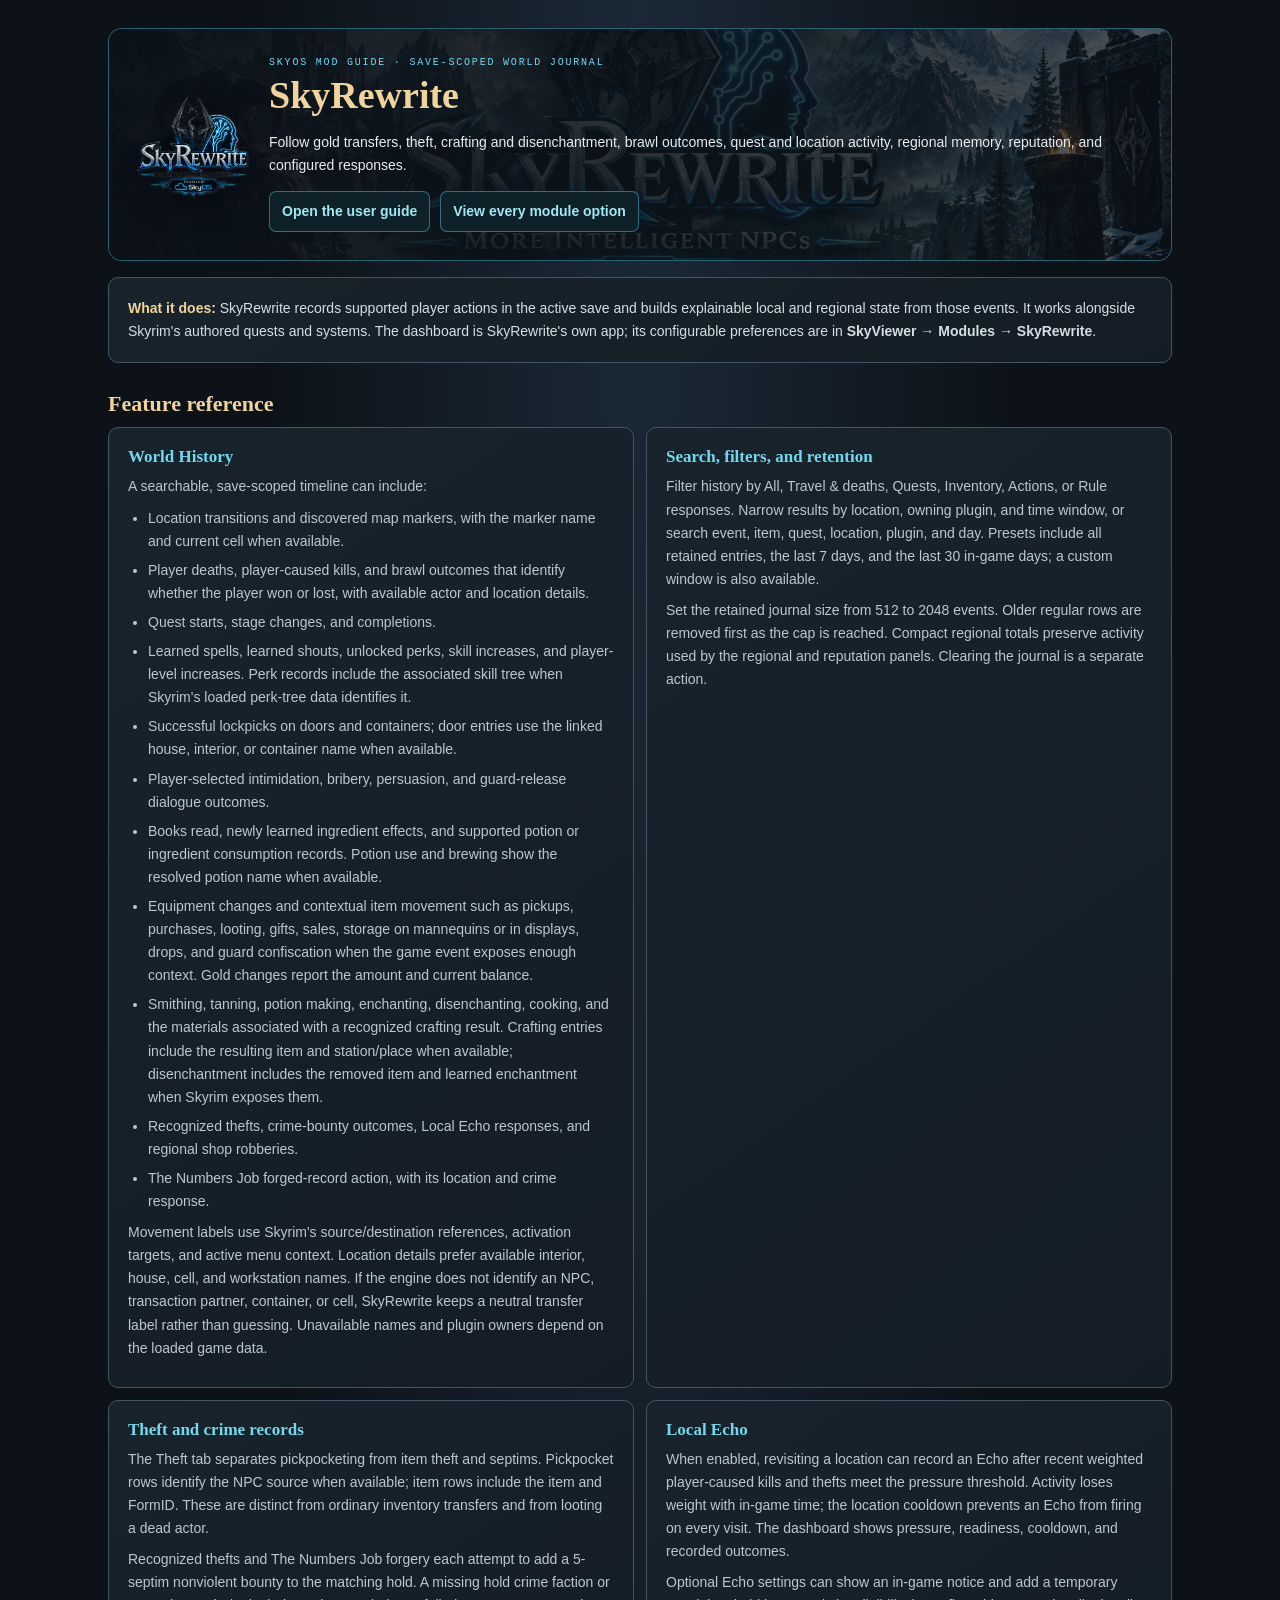
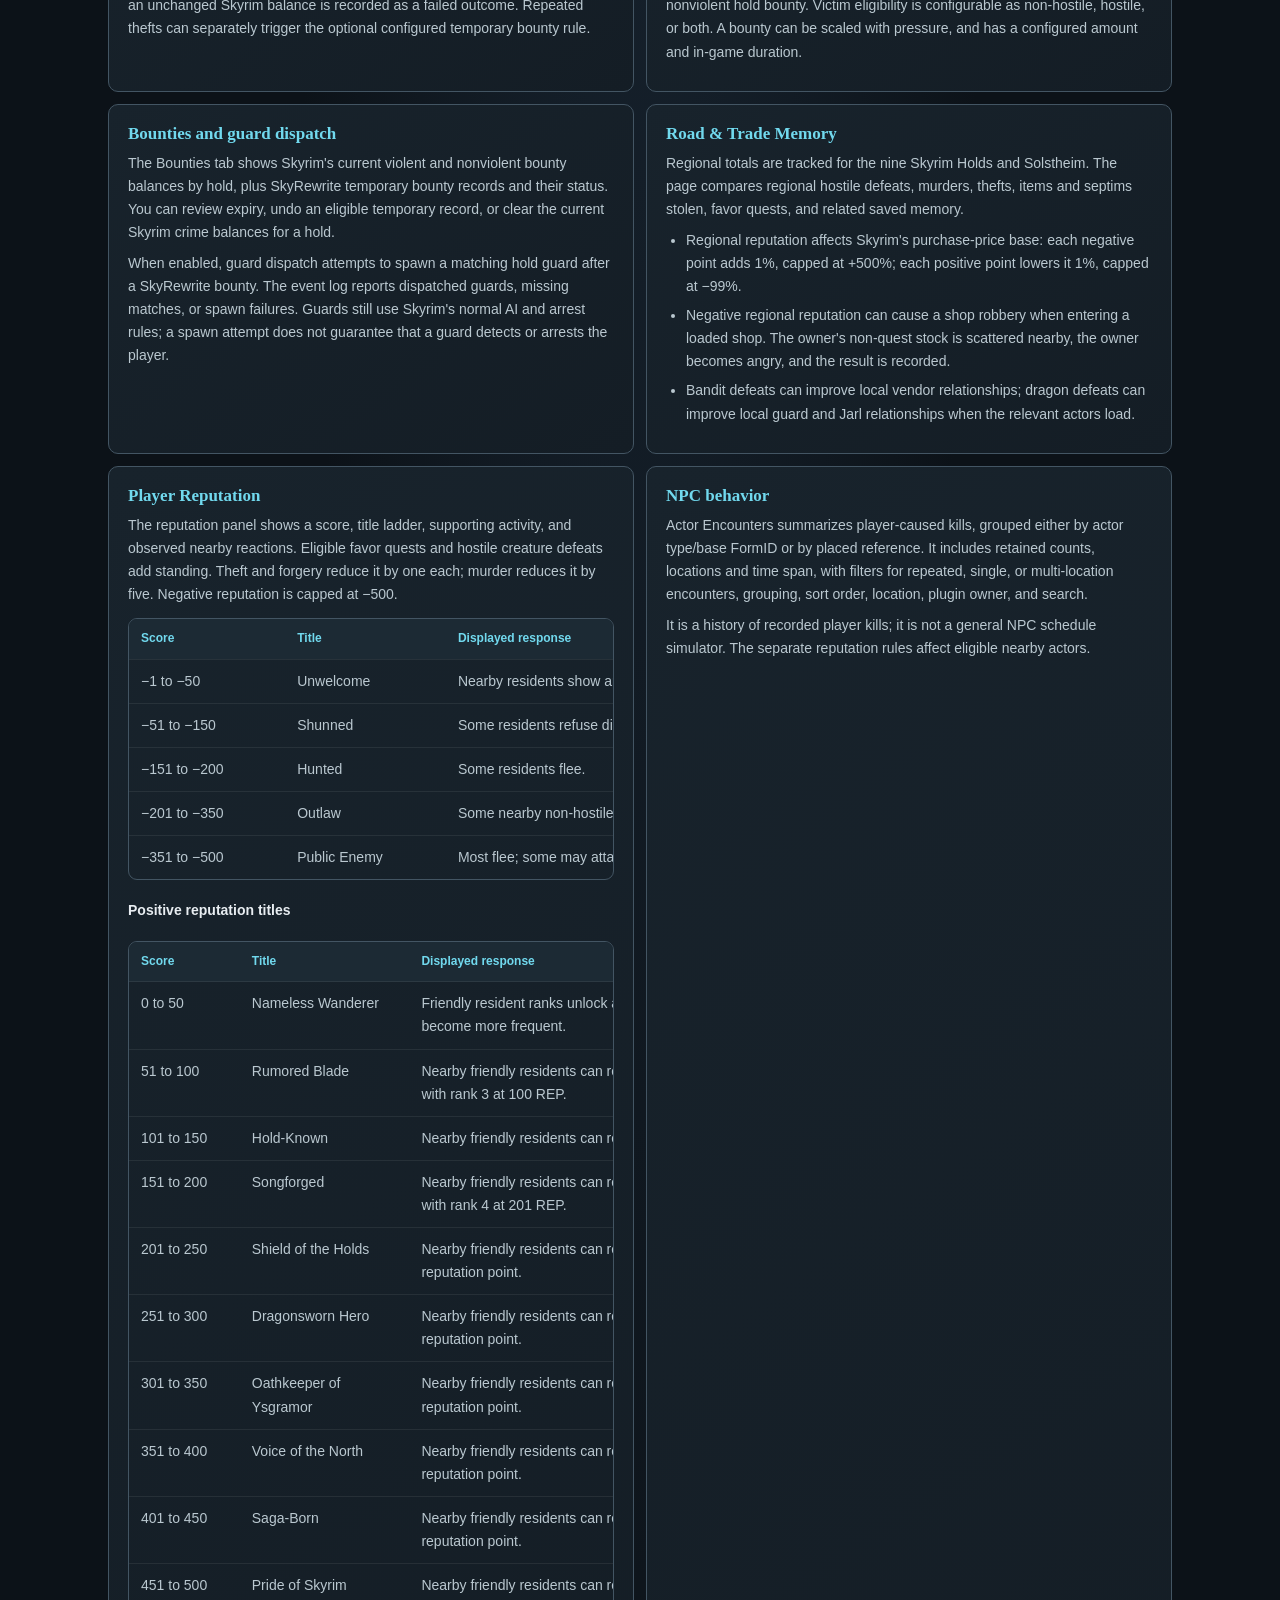
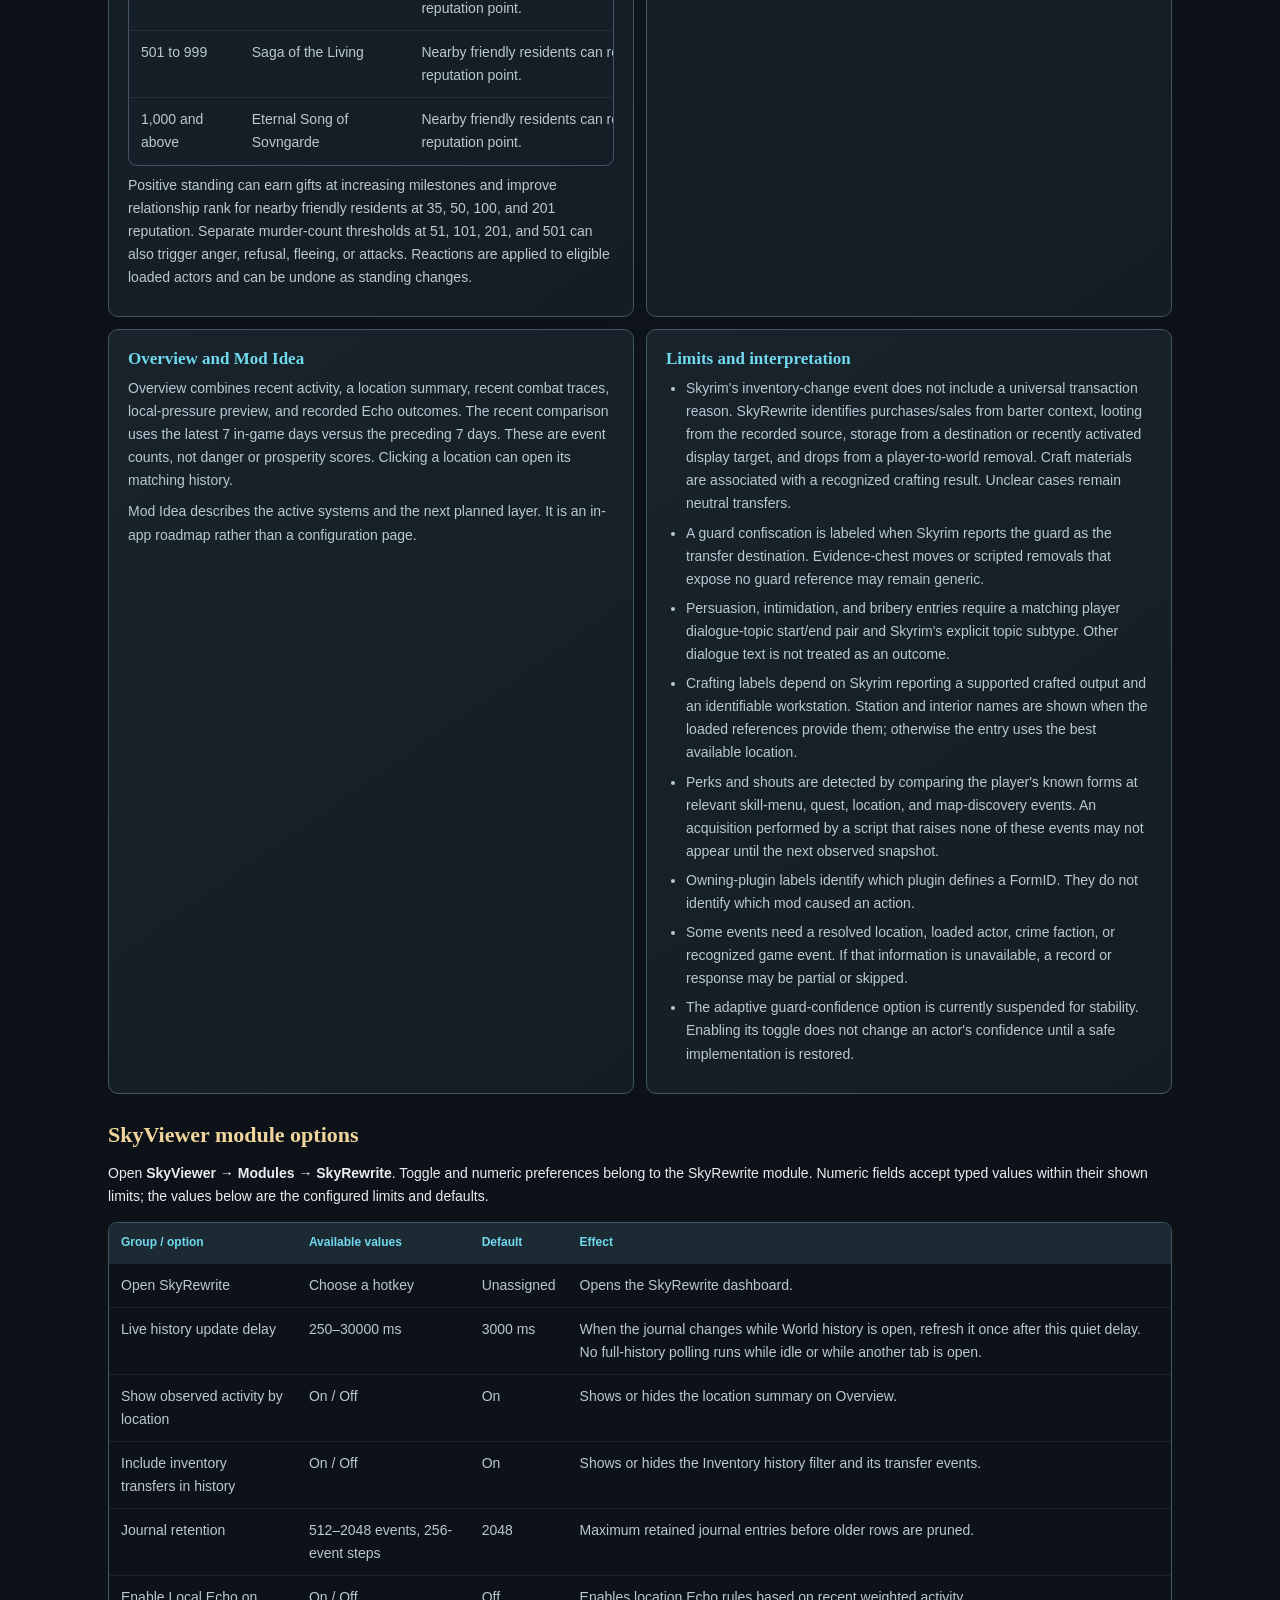
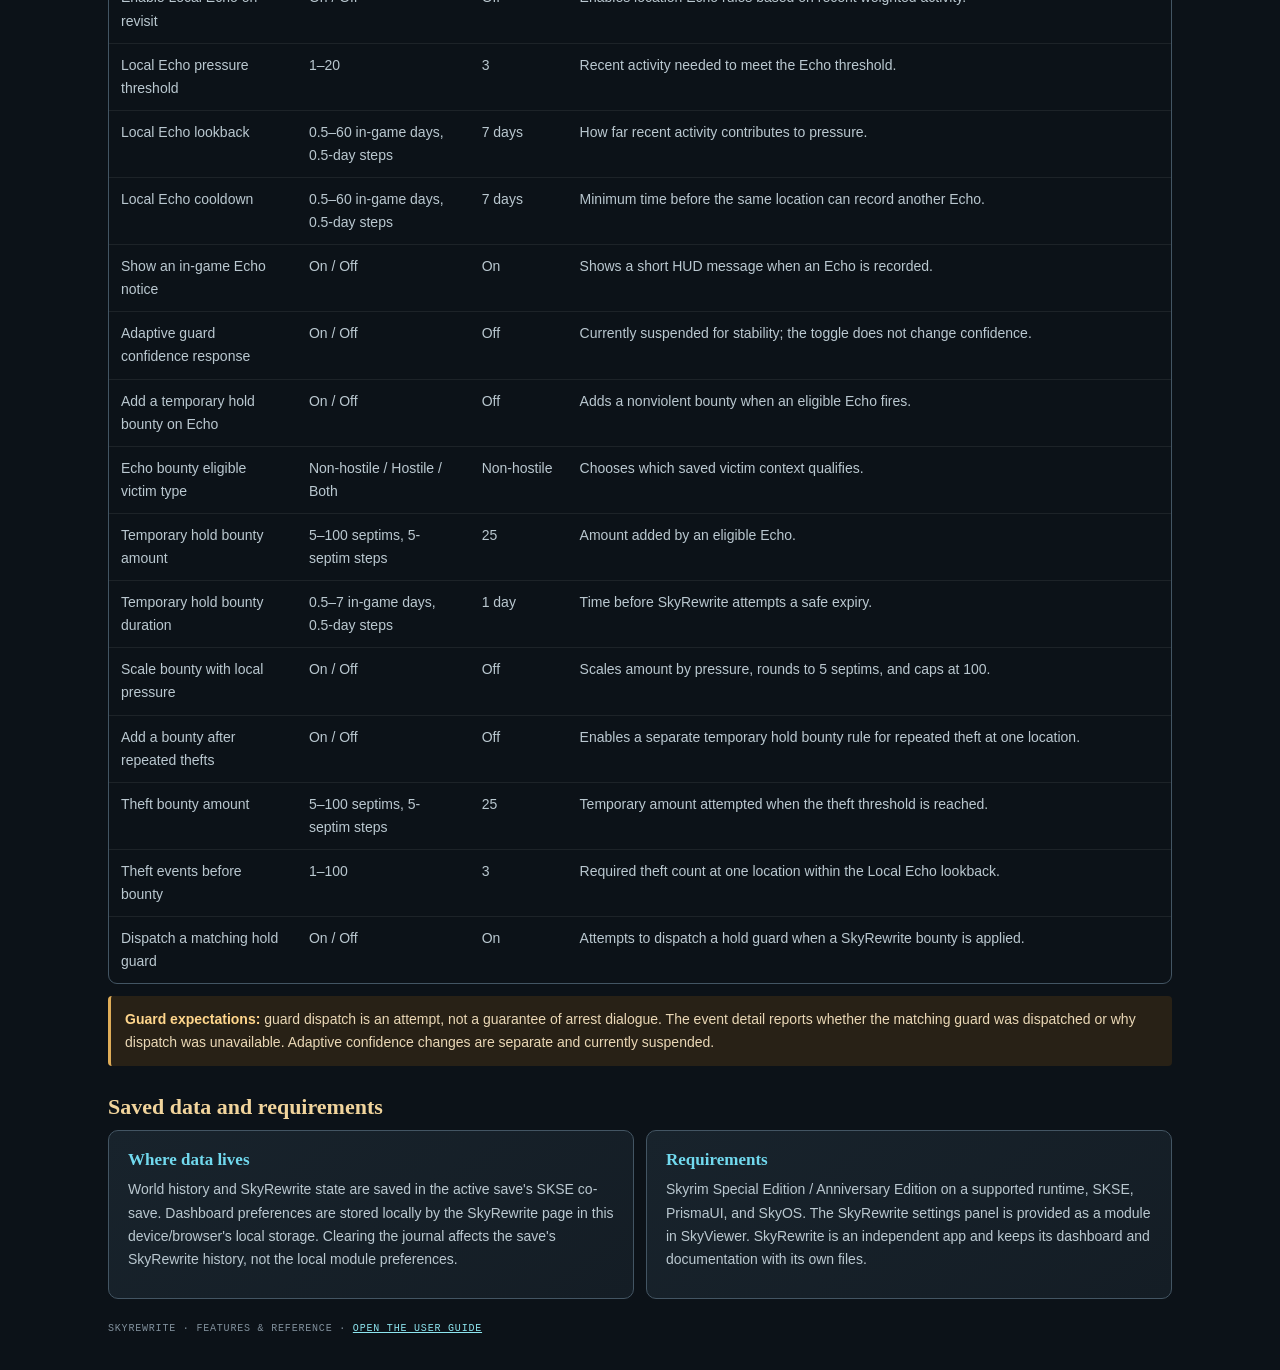
<file: data/SKSE/Plugins/SkyOS/Mods/SkyRewrite/SkyDocuments/SkyRewrite.html>
<!doctype html>
<html lang="en">
<head>
<meta charset="utf-8">
<meta name="viewport" content="width=device-width, initial-scale=1">
<title>SkyRewrite · Features &amp; Reference</title>
<style>
:root{color-scheme:dark;--bg:#0c1218;--panel:#141d25;--panel2:#18232c;--line:#435563;--cyan:#71d9ee;--gold:#f1d49c;--text:#e8edf1;--muted:#bac8d0}
*{box-sizing:border-box}html{scroll-behavior:smooth}body{margin:0;background:radial-gradient(ellipse at 50% 0,#1b2937 0,transparent 42%),var(--bg);color:var(--text);font:14px/1.65 "Segoe UI",sans-serif}main{max-width:1120px;margin:0 auto;padding:28px}.hero{position:relative;isolation:isolate;min-height:230px;display:flex;align-items:center;overflow:hidden;padding:28px;border:1px solid #55cbea66;border-radius:14px;background:#101a22}.hero:before{position:absolute;z-index:-2;inset:0;content:"";background:url("../banner.jpg") center 46%/cover;opacity:.55}.hero:after{position:absolute;z-index:-1;inset:0;content:"";background:linear-gradient(90deg,#0b1119f2,#0c1419ad 72%,#0c141966)}.brand{display:flex;align-items:center;gap:20px}.brand img{width:112px;height:112px;object-fit:contain;filter:drop-shadow(0 5px 16px #000b)}.eyebrow{margin:0;color:var(--cyan);font:10px monospace;letter-spacing:.18em}.hero h1{margin:5px 0;color:var(--gold);font:700 38px Georgia,serif}.hero p:last-child{margin:0;color:#d1dce2}.hero-links{display:flex;gap:10px;flex-wrap:wrap;margin-top:14px}.button{display:inline-flex;align-items:center;padding:8px 12px;border:1px solid #55cbea77;border-radius:7px;background:#0e2028;color:#9eeaf3;text-decoration:none;font-weight:700}.button:hover{background:#17323c}.intro,.card{margin-top:16px;padding:19px;border:1px solid var(--line);border-radius:10px;background:linear-gradient(145deg,var(--panel2),var(--panel))}.intro{color:#d4dfe5}.intro strong{color:var(--gold)}.section-title{margin:28px 0 10px;color:var(--gold);font:700 22px Georgia,serif}.grid{display:grid;grid-template-columns:repeat(2,minmax(0,1fr));gap:12px}.card{margin:0}.card h3{margin:0 0 7px;color:var(--cyan);font:700 17px Georgia,serif}.card p{margin:8px 0;color:var(--muted)}.card ul{margin:8px 0;padding-left:20px;color:var(--muted)}.card li{margin:6px 0}.wide{grid-column:1/-1}.table-wrap{overflow:auto;margin-top:12px;border:1px solid var(--line);border-radius:9px}.options{width:100%;border-collapse:collapse;min-width:780px}.options th,.options td{padding:10px 12px;text-align:left;vertical-align:top;border-bottom:1px solid #ffffff12}.options th{background:#1c2a34;color:var(--cyan);font-size:12px}.options td{color:var(--muted)}.options tr:last-child td{border-bottom:0}.options code{color:#e9d49c;font:12px ui-monospace,monospace}.callout{margin-top:12px;padding:12px 14px;border-left:3px solid #e0ad58;border-radius:4px;background:#282116;color:#ead8b6}.callout strong{color:#ffd68c}a{color:#8de5ef}footer{margin:24px 0 8px;color:#81909c;font:10px monospace;letter-spacing:.08em}
@media(max-width:720px){main{padding:14px}.grid{grid-template-columns:1fr}.wide{grid-column:auto}.hero{padding:20px;min-height:190px}.brand{gap:13px}.brand img{width:76px;height:76px}.hero h1{font-size:30px}}
</style>
</head>
<body><main>
<header class="hero">
<div class="brand"><img src="../logo.png" alt="SkyRewrite logo"><div>
<p class="eyebrow">SKYOS MOD GUIDE · SAVE-SCOPED WORLD JOURNAL</p>
<h1>SkyRewrite</h1>
<p>Follow gold transfers, theft, crafting and disenchantment, brawl outcomes, quest and location activity, regional memory, reputation, and configured responses.</p>
<nav class="hero-links" aria-label="SkyRewrite documents"><a class="button" href="SkyRewrite User Guide.html">Open the user guide</a><a class="button" href="#module-options">View every module option</a></nav>
</div></div></header>
<section class="intro"><strong>What it does:</strong> SkyRewrite records supported player actions in the active save and builds explainable local and regional state from those events. It works alongside Skyrim's authored quests and systems. The dashboard is SkyRewrite's own app; its configurable preferences are in <b>SkyViewer → Modules → SkyRewrite</b>.</section>

<h2 class="section-title">Feature reference</h2>
<div class="grid">
 <article class="card"><h3>World History</h3><p>A searchable, save-scoped timeline can include:</p><ul><li>Location transitions and discovered map markers, with the marker name and current cell when available.</li><li>Player deaths, player-caused kills, and brawl outcomes that identify whether the player won or lost, with available actor and location details.</li><li>Quest starts, stage changes, and completions.</li><li>Learned spells, learned shouts, unlocked perks, skill increases, and player-level increases. Perk records include the associated skill tree when Skyrim's loaded perk-tree data identifies it.</li><li>Successful lockpicks on doors and containers; door entries use the linked house, interior, or container name when available.</li><li>Player-selected intimidation, bribery, persuasion, and guard-release dialogue outcomes.</li><li>Books read, newly learned ingredient effects, and supported potion or ingredient consumption records. Potion use and brewing show the resolved potion name when available.</li><li>Equipment changes and contextual item movement such as pickups, purchases, looting, gifts, sales, storage on mannequins or in displays, drops, and guard confiscation when the game event exposes enough context. Gold changes report the amount and current balance.</li><li>Smithing, tanning, potion making, enchanting, disenchanting, cooking, and the materials associated with a recognized crafting result. Crafting entries include the resulting item and station/place when available; disenchantment includes the removed item and learned enchantment when Skyrim exposes them.</li><li>Recognized thefts, crime-bounty outcomes, Local Echo responses, and regional shop robberies.</li><li>The Numbers Job forged-record action, with its location and crime response.</li></ul><p>Movement labels use Skyrim's source/destination references, activation targets, and active menu context. Location details prefer available interior, house, cell, and workstation names. If the engine does not identify an NPC, transaction partner, container, or cell, SkyRewrite keeps a neutral transfer label rather than guessing. Unavailable names and plugin owners depend on the loaded game data.</p></article>

<article class="card"><h3>Search, filters, and retention</h3><p>Filter history by All, Travel &amp; deaths, Quests, Inventory, Actions, or Rule responses. Narrow results by location, owning plugin, and time window, or search event, item, quest, location, plugin, and day. Presets include all retained entries, the last 7 days, and the last 30 in-game days; a custom window is also available.</p><p>Set the retained journal size from 512 to 2048 events. Older regular rows are removed first as the cap is reached. Compact regional totals preserve activity used by the regional and reputation panels. Clearing the journal is a separate action.</p></article>

<article class="card"><h3>Theft and crime records</h3><p>The Theft tab separates pickpocketing from item theft and septims. Pickpocket rows identify the NPC source when available; item rows include the item and FormID. These are distinct from ordinary inventory transfers and from looting a dead actor.</p><p>Recognized thefts and The Numbers Job forgery each attempt to add a 5-septim nonviolent bounty to the matching hold. A missing hold crime faction or an unchanged Skyrim balance is recorded as a failed outcome. Repeated thefts can separately trigger the optional configured temporary bounty rule.</p></article>

<article class="card"><h3>Local Echo</h3><p>When enabled, revisiting a location can record an Echo after recent weighted player-caused kills and thefts meet the pressure threshold. Activity loses weight with in-game time; the location cooldown prevents an Echo from firing on every visit. The dashboard shows pressure, readiness, cooldown, and recorded outcomes.</p><p>Optional Echo settings can show an in-game notice and add a temporary nonviolent hold bounty. Victim eligibility is configurable as non-hostile, hostile, or both. A bounty can be scaled with pressure, and has a configured amount and in-game duration.</p></article>

<article class="card"><h3>Bounties and guard dispatch</h3><p>The Bounties tab shows Skyrim's current violent and nonviolent bounty balances by hold, plus SkyRewrite temporary bounty records and their status. You can review expiry, undo an eligible temporary record, or clear the current Skyrim crime balances for a hold.</p><p>When enabled, guard dispatch attempts to spawn a matching hold guard after a SkyRewrite bounty. The event log reports dispatched guards, missing matches, or spawn failures. Guards still use Skyrim's normal AI and arrest rules; a spawn attempt does not guarantee that a guard detects or arrests the player.</p></article>

<article class="card"><h3>Road &amp; Trade Memory</h3><p>Regional totals are tracked for the nine Skyrim Holds and Solstheim. The page compares regional hostile defeats, murders, thefts, items and septims stolen, favor quests, and related saved memory.</p><ul><li>Regional reputation affects Skyrim's purchase-price base: each negative point adds 1%, capped at +500%; each positive point lowers it 1%, capped at −99%.</li><li>Negative regional reputation can cause a shop robbery when entering a loaded shop. The owner's non-quest stock is scattered nearby, the owner becomes angry, and the result is recorded.</li><li>Bandit defeats can improve local vendor relationships; dragon defeats can improve local guard and Jarl relationships when the relevant actors load.</li></ul></article>

<article class="card"><h3>Player Reputation</h3><p>The reputation panel shows a score, title ladder, supporting activity, and observed nearby reactions. Eligible favor quests and hostile creature defeats add standing. Theft and forgery reduce it by one each; murder reduces it by five. Negative reputation is capped at −500.</p><div class="table-wrap"><table class="options"><thead><tr><th>Score</th><th>Title</th><th>Displayed response</th></tr></thead><tbody><tr><td>−1 to −50</td><td>Unwelcome</td><td>Nearby residents show anger.</td></tr><tr><td>−51 to −150</td><td>Shunned</td><td>Some residents refuse dialogue.</td></tr><tr><td>−151 to −200</td><td>Hunted</td><td>Some residents flee.</td></tr><tr><td>−201 to −350</td><td>Outlaw</td><td>Some nearby non-hostile residents may attack.</td></tr><tr><td>−351 to −500</td><td>Public Enemy</td><td>Most flee; some may attack.</td></tr></tbody></table></div><h4>Positive reputation titles</h4><div class="table-wrap"><table class="options"><thead><tr><th>Score</th><th>Title</th><th>Displayed response</th></tr></thead><tbody><tr><td>0 to 50</td><td>Nameless Wanderer</td><td>Friendly resident ranks unlock at 35 and 50 REP; gifts start at 5 REP and become more frequent.</td></tr><tr><td>51 to 100</td><td>Rumored Blade</td><td>Nearby friendly residents can reach rank 2; gifts arrive at 3-point milestones, with rank 3 at 100 REP.</td></tr><tr><td>101 to 150</td><td>Hold-Known</td><td>Nearby friendly residents can reach rank 3; gifts arrive at 2-point milestones.</td></tr><tr><td>151 to 200</td><td>Songforged</td><td>Nearby friendly residents can reach rank 3; gifts arrive at 2-point milestones, with rank 4 at 201 REP.</td></tr><tr><td>201 to 250</td><td>Shield of the Holds</td><td>Nearby friendly residents can reach rank 4; gifts can arrive at each reputation point.</td></tr><tr><td>251 to 300</td><td>Dragonsworn Hero</td><td>Nearby friendly residents can reach rank 4; gifts can arrive at each reputation point.</td></tr><tr><td>301 to 350</td><td>Oathkeeper of Ysgramor</td><td>Nearby friendly residents can reach rank 4; gifts can arrive at each reputation point.</td></tr><tr><td>351 to 400</td><td>Voice of the North</td><td>Nearby friendly residents can reach rank 4; gifts can arrive at each reputation point.</td></tr><tr><td>401 to 450</td><td>Saga-Born</td><td>Nearby friendly residents can reach rank 4; gifts can arrive at each reputation point.</td></tr><tr><td>451 to 500</td><td>Pride of Skyrim</td><td>Nearby friendly residents can reach rank 4; gifts can arrive at each reputation point.</td></tr><tr><td>501 to 999</td><td>Saga of the Living</td><td>Nearby friendly residents can reach rank 4; gifts can arrive at each reputation point.</td></tr><tr><td>1,000 and above</td><td>Eternal Song of Sovngarde</td><td>Nearby friendly residents can reach rank 4; gifts can arrive at each reputation point.</td></tr></tbody></table></div><p>Positive standing can earn gifts at increasing milestones and improve relationship rank for nearby friendly residents at 35, 50, 100, and 201 reputation. Separate murder-count thresholds at 51, 101, 201, and 501 can also trigger anger, refusal, fleeing, or attacks. Reactions are applied to eligible loaded actors and can be undone as standing changes.</p></article>

<article class="card"><h3>NPC behavior</h3><p>Actor Encounters summarizes player-caused kills, grouped either by actor type/base FormID or by placed reference. It includes retained counts, locations and time span, with filters for repeated, single, or multi-location encounters, grouping, sort order, location, plugin owner, and search.</p><p>It is a history of recorded player kills; it is not a general NPC schedule simulator. The separate reputation rules affect eligible nearby actors.</p></article>

<article class="card"><h3>Overview and Mod Idea</h3><p>Overview combines recent activity, a location summary, recent combat traces, local-pressure preview, and recorded Echo outcomes. The recent comparison uses the latest 7 in-game days versus the preceding 7 days. These are event counts, not danger or prosperity scores. Clicking a location can open its matching history.</p><p>Mod Idea describes the active systems and the next planned layer. It is an in-app roadmap rather than a configuration page.</p></article>

<article class="card"><h3>Limits and interpretation</h3><ul><li>Skyrim's inventory-change event does not include a universal transaction reason. SkyRewrite identifies purchases/sales from barter context, looting from the recorded source, storage from a destination or recently activated display target, and drops from a player-to-world removal. Craft materials are associated with a recognized crafting result. Unclear cases remain neutral transfers.</li><li>A guard confiscation is labeled when Skyrim reports the guard as the transfer destination. Evidence-chest moves or scripted removals that expose no guard reference may remain generic.</li><li>Persuasion, intimidation, and bribery entries require a matching player dialogue-topic start/end pair and Skyrim's explicit topic subtype. Other dialogue text is not treated as an outcome.</li><li>Crafting labels depend on Skyrim reporting a supported crafted output and an identifiable workstation. Station and interior names are shown when the loaded references provide them; otherwise the entry uses the best available location.</li><li>Perks and shouts are detected by comparing the player's known forms at relevant skill-menu, quest, location, and map-discovery events. An acquisition performed by a script that raises none of these events may not appear until the next observed snapshot.</li><li>Owning-plugin labels identify which plugin defines a FormID. They do not identify which mod caused an action.</li><li>Some events need a resolved location, loaded actor, crime faction, or recognized game event. If that information is unavailable, a record or response may be partial or skipped.</li><li>The adaptive guard-confidence option is currently suspended for stability. Enabling its toggle does not change an actor's confidence until a safe implementation is restored.</li></ul></article>
</div>

<h2 class="section-title" id="module-options">SkyViewer module options</h2>
<p>Open <b>SkyViewer → Modules → SkyRewrite</b>. Toggle and numeric preferences belong to the SkyRewrite module. Numeric fields accept typed values within their shown limits; the values below are the configured limits and defaults.</p>
<div class="table-wrap"><table class="options"><thead><tr><th>Group / option</th><th>Available values</th><th>Default</th><th>Effect</th></tr></thead><tbody>
<tr><td>Open SkyRewrite</td><td>Choose a hotkey</td><td>Unassigned</td><td>Opens the SkyRewrite dashboard.</td></tr>
<tr><td>Live history update delay</td><td>250–30000 ms</td><td>3000 ms</td><td>When the journal changes while World history is open, refresh it once after this quiet delay. No full-history polling runs while idle or while another tab is open.</td></tr>
<tr><td>Show observed activity by location</td><td>On / Off</td><td>On</td><td>Shows or hides the location summary on Overview.</td></tr>
<tr><td>Include inventory transfers in history</td><td>On / Off</td><td>On</td><td>Shows or hides the Inventory history filter and its transfer events.</td></tr>
<tr><td>Journal retention</td><td>512–2048 events, 256-event steps</td><td>2048</td><td>Maximum retained journal entries before older rows are pruned.</td></tr>
<tr><td>Enable Local Echo on revisit</td><td>On / Off</td><td>Off</td><td>Enables location Echo rules based on recent weighted activity.</td></tr>
<tr><td>Local Echo pressure threshold</td><td>1–20</td><td>3</td><td>Recent activity needed to meet the Echo threshold.</td></tr>
<tr><td>Local Echo lookback</td><td>0.5–60 in-game days, 0.5-day steps</td><td>7 days</td><td>How far recent activity contributes to pressure.</td></tr>
<tr><td>Local Echo cooldown</td><td>0.5–60 in-game days, 0.5-day steps</td><td>7 days</td><td>Minimum time before the same location can record another Echo.</td></tr>
<tr><td>Show an in-game Echo notice</td><td>On / Off</td><td>On</td><td>Shows a short HUD message when an Echo is recorded.</td></tr>
<tr><td>Adaptive guard confidence response</td><td>On / Off</td><td>Off</td><td>Currently suspended for stability; the toggle does not change confidence.</td></tr>
<tr><td>Add a temporary hold bounty on Echo</td><td>On / Off</td><td>Off</td><td>Adds a nonviolent bounty when an eligible Echo fires.</td></tr>
<tr><td>Echo bounty eligible victim type</td><td>Non-hostile / Hostile / Both</td><td>Non-hostile</td><td>Chooses which saved victim context qualifies.</td></tr>
<tr><td>Temporary hold bounty amount</td><td>5–100 septims, 5-septim steps</td><td>25</td><td>Amount added by an eligible Echo.</td></tr>
<tr><td>Temporary hold bounty duration</td><td>0.5–7 in-game days, 0.5-day steps</td><td>1 day</td><td>Time before SkyRewrite attempts a safe expiry.</td></tr>
<tr><td>Scale bounty with local pressure</td><td>On / Off</td><td>Off</td><td>Scales amount by pressure, rounds to 5 septims, and caps at 100.</td></tr>
<tr><td>Add a bounty after repeated thefts</td><td>On / Off</td><td>Off</td><td>Enables a separate temporary hold bounty rule for repeated theft at one location.</td></tr>
<tr><td>Theft bounty amount</td><td>5–100 septims, 5-septim steps</td><td>25</td><td>Temporary amount attempted when the theft threshold is reached.</td></tr>
<tr><td>Theft events before bounty</td><td>1–100</td><td>3</td><td>Required theft count at one location within the Local Echo lookback.</td></tr>
<tr><td>Dispatch a matching hold guard</td><td>On / Off</td><td>On</td><td>Attempts to dispatch a hold guard when a SkyRewrite bounty is applied.</td></tr>
</tbody></table></div>
<div class="callout"><strong>Guard expectations:</strong> guard dispatch is an attempt, not a guarantee of arrest dialogue. The event detail reports whether the matching guard was dispatched or why dispatch was unavailable. Adaptive confidence changes are separate and currently suspended.</div>

<h2 class="section-title">Saved data and requirements</h2>
<div class="grid">
<article class="card"><h3>Where data lives</h3><p>World history and SkyRewrite state are saved in the active save's SKSE co-save. Dashboard preferences are stored locally by the SkyRewrite page in this device/browser's local storage. Clearing the journal affects the save's SkyRewrite history, not the local module preferences.</p></article>
<article class="card"><h3>Requirements</h3><p>Skyrim Special Edition / Anniversary Edition on a supported runtime, SKSE, PrismaUI, and SkyOS. The SkyRewrite settings panel is provided as a module in SkyViewer. SkyRewrite is an independent app and keeps its dashboard and documentation with its own files.</p></article>
</div>
<footer>SKYREWRITE · FEATURES &amp; REFERENCE · <a href="SkyRewrite User Guide.html">OPEN THE USER GUIDE</a></footer>
</main></body></html>
</file>
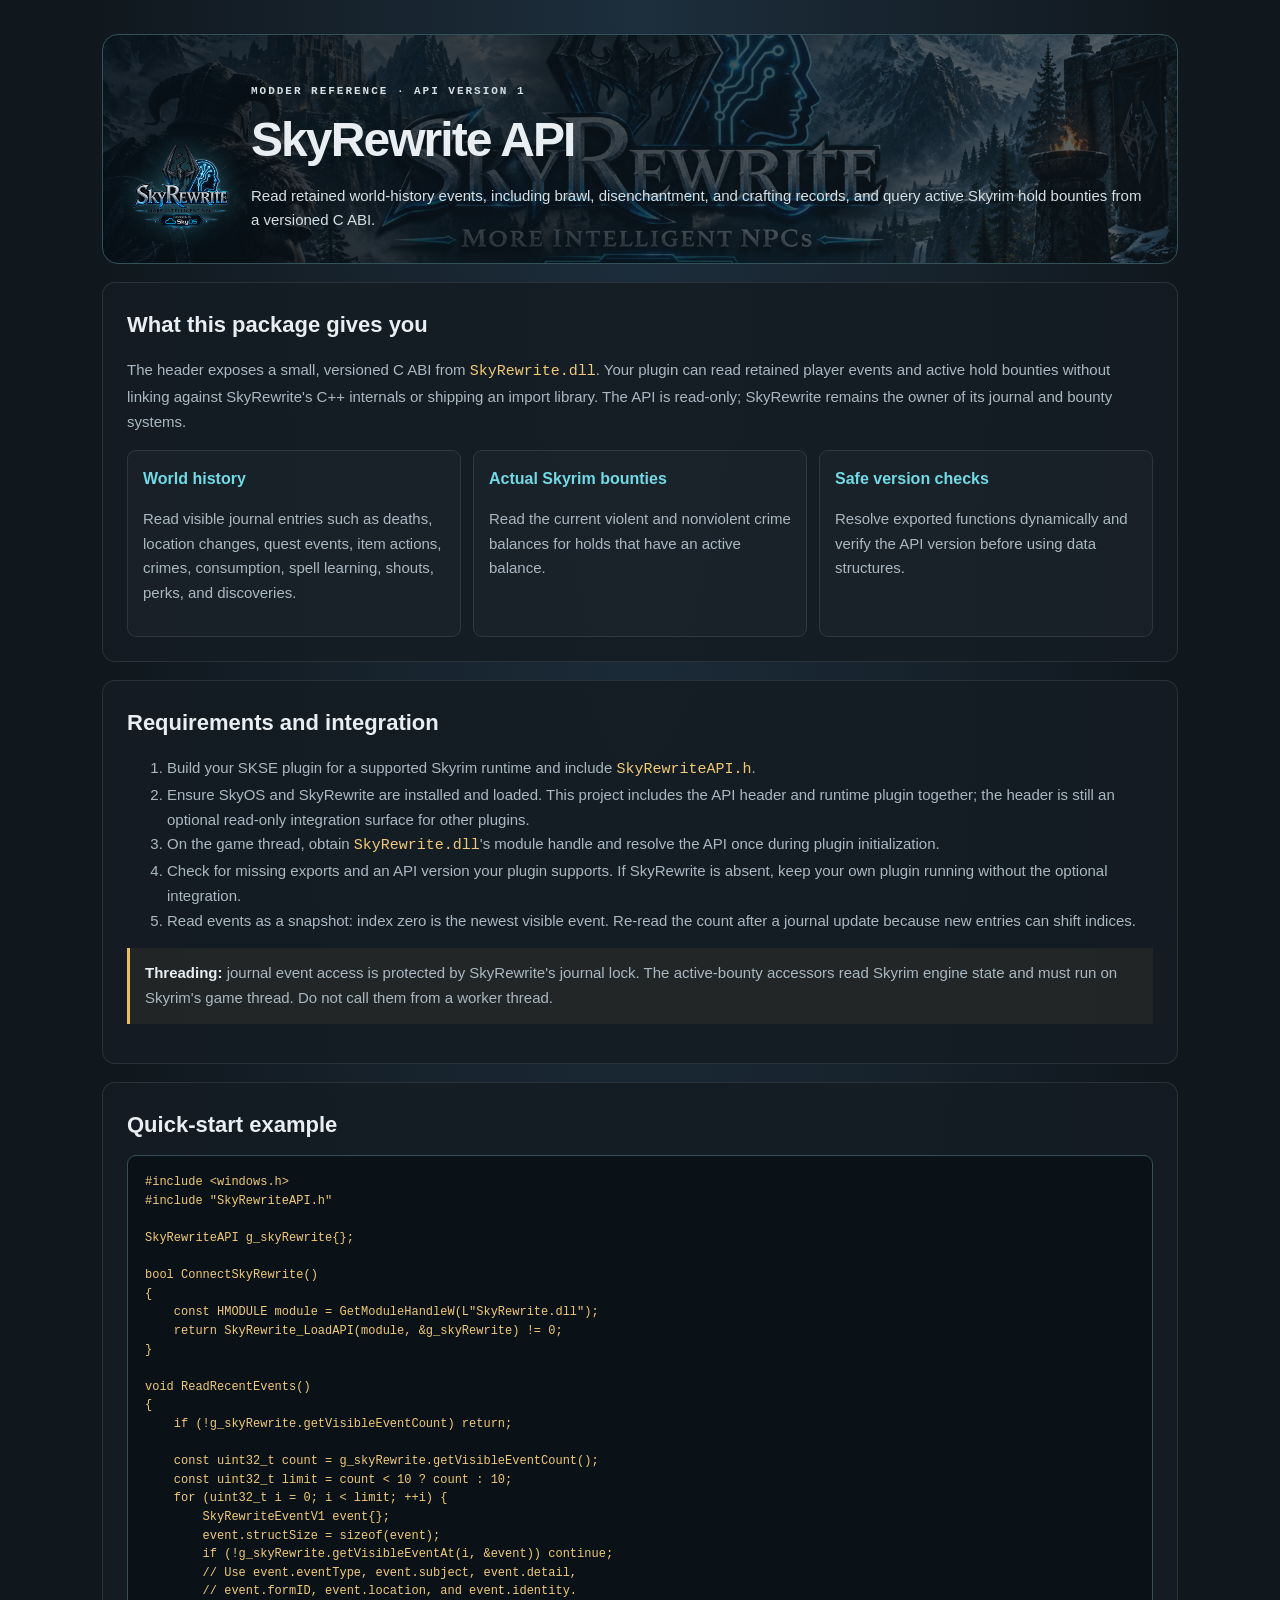
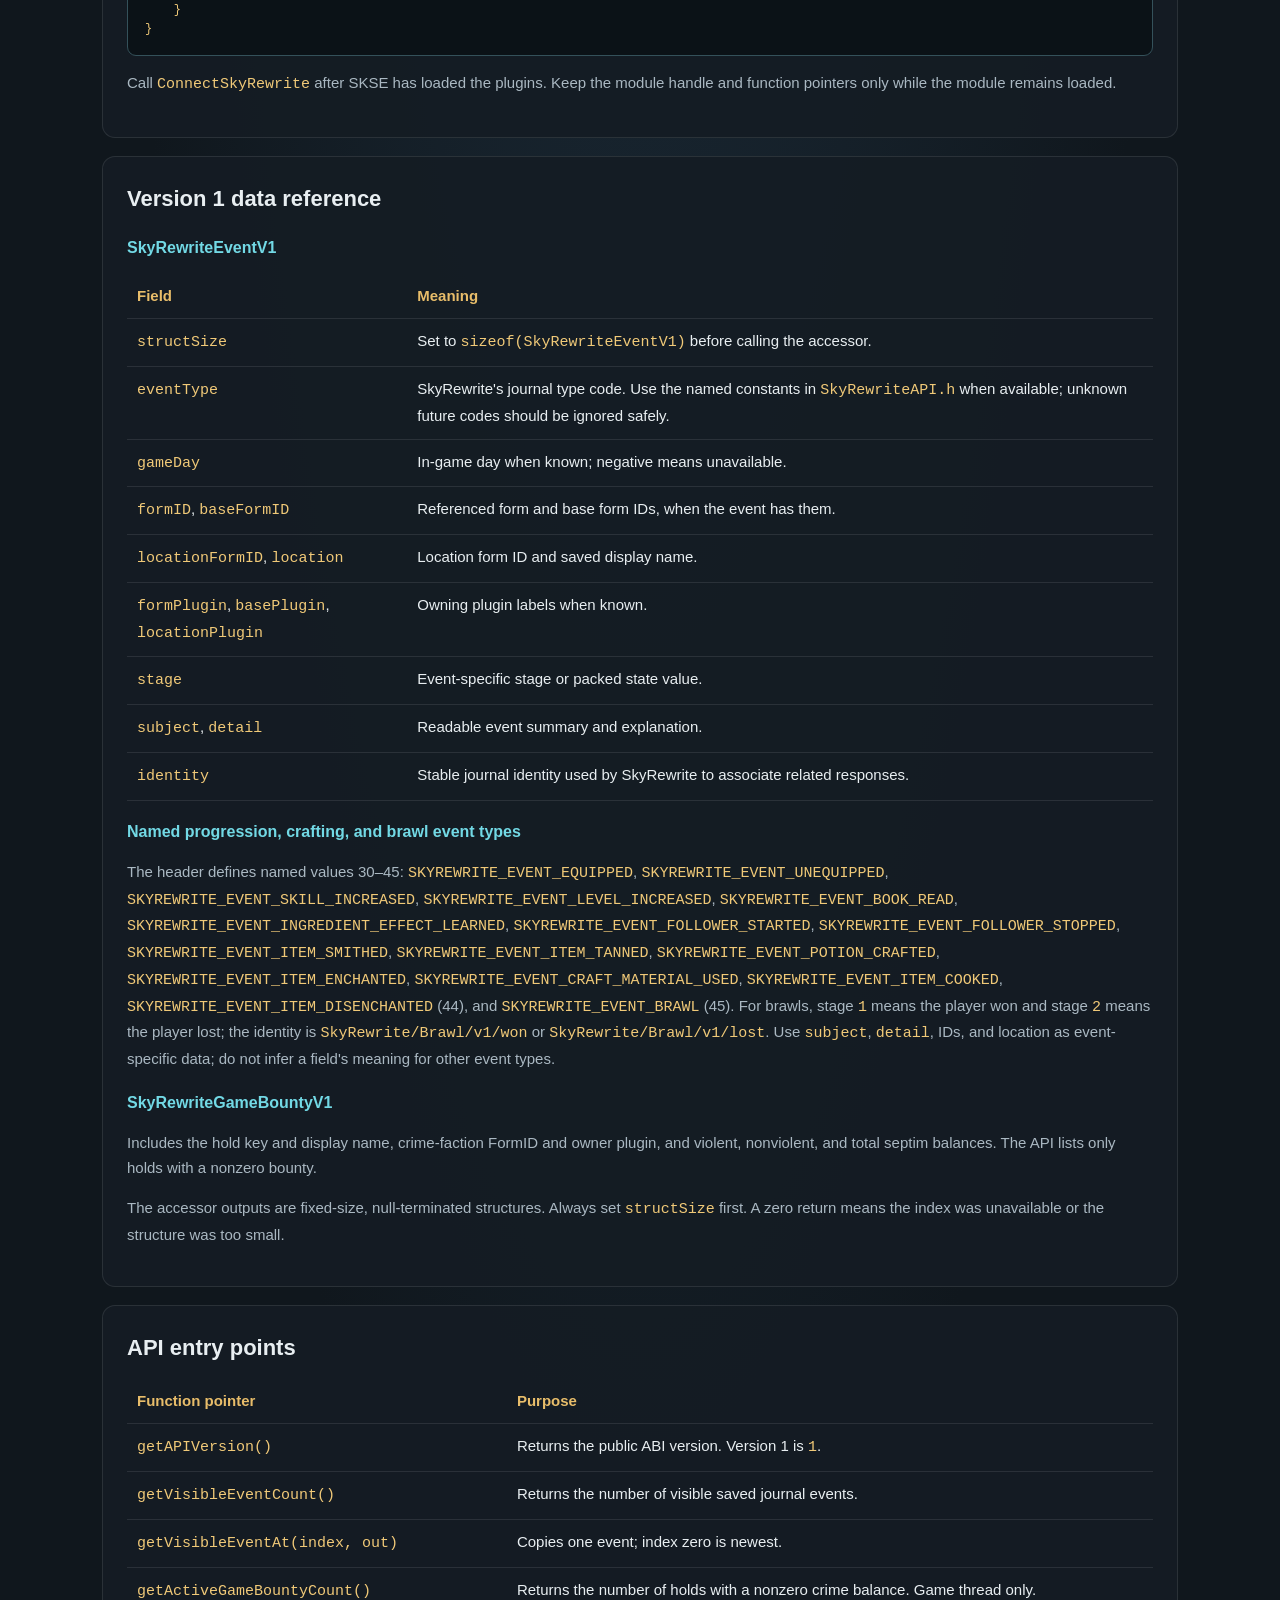
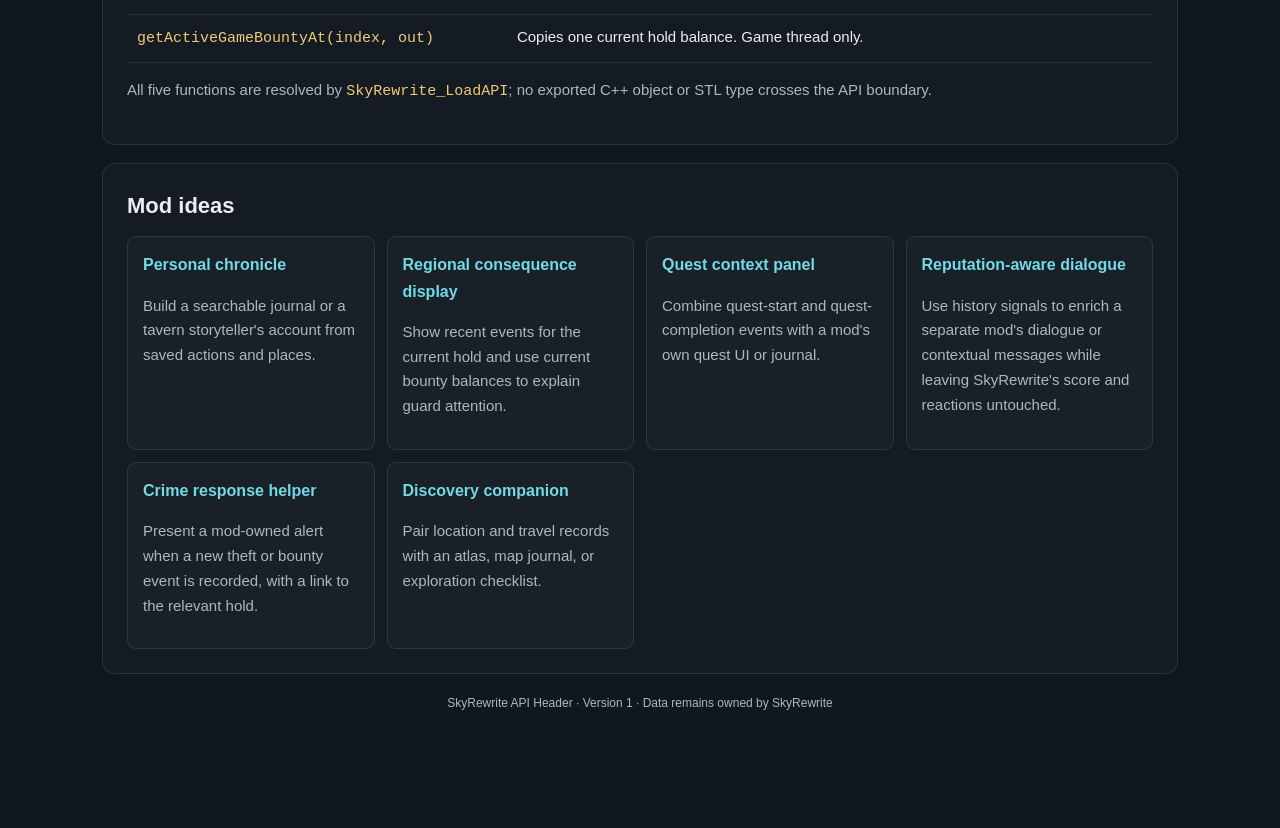
<file: data/SKSE/Plugins/SkyOS/Mods/SkyRewriteAPIHeader/SkyDocuments/SkyRewriteAPI Guide.html>
<!doctype html>
<html lang="en">
<head>
  <meta charset="utf-8">
  <meta name="viewport" content="width=device-width, initial-scale=1">
  <title>SkyRewrite API Guide</title>
  <style>
    :root{color-scheme:dark;--bg:#10171d;--panel:#172229;--line:#34515a;--text:#e8eef1;--muted:#aab8c2;--cyan:#72d9e5;--gold:#e8bd6a}
    *{box-sizing:border-box}body{margin:0;background:radial-gradient(ellipse at top,#1d2e3c,var(--bg) 62%);color:var(--text);font:15px/1.65 "Segoe UI",Arial,sans-serif}
    main{max-width:1120px;margin:34px auto;padding:0 22px 60px}.hero{position:relative;min-height:230px;display:flex;align-items:end;gap:22px;padding:30px;border:1px solid var(--line);border-radius:16px;overflow:hidden;background:linear-gradient(90deg,#08121add,#101b22a8),url("../banner.jpg") center/cover}
    .hero img{width:96px;height:96px;object-fit:contain;filter:drop-shadow(0 0 12px #56d5eb55)}.hero h1{margin:2px 0 4px;font-size:clamp(30px,5vw,48px);letter-spacing:-.04em}.hero p{margin:0;color:#d5e0e5}.eyebrow{color:var(--gold);font:700 11px/1.3 Consolas,monospace;letter-spacing:.18em}
    section{margin-top:18px;padding:24px;border:1px solid #ffffff18;border-radius:13px;background:#151d24ed}h2{margin:0 0 12px;font-size:22px}h3{margin:18px 0 8px;color:var(--cyan);font-size:16px}p,li{color:var(--muted)}strong{color:var(--text)}code,pre{font-family:Consolas,"Courier New",monospace}code{color:#f0c978}pre{overflow:auto;padding:17px;border:1px solid var(--line);border-radius:9px;background:#0b1217;color:#dbe8ec;font-size:12px;line-height:1.55}.grid{display:grid;grid-template-columns:repeat(auto-fit,minmax(230px,1fr));gap:12px}.card{padding:15px;border:1px solid #ffffff1a;border-radius:9px;background:#ffffff06}.card h3{margin:0 0 7px}.note{padding:13px 15px;border-left:3px solid var(--gold);background:#e7b85410;color:var(--muted)}table{width:100%;border-collapse:collapse;margin:12px 0}th,td{text-align:left;vertical-align:top;padding:10px;border-bottom:1px solid #ffffff18}th{color:var(--gold)}footer{padding:20px;color:var(--muted);text-align:center;font-size:12px}@media(max-width:600px){main{margin:14px auto;padding:0 12px 35px}.hero{align-items:center;min-height:180px;padding:18px}.hero img{width:64px;height:64px}section{padding:17px}pre{font-size:11px}}
  </style>
</head>
<body><main>
  <header class="hero"><img src="../logo.png" alt="SkyRewrite logo"><div><p class="eyebrow">MODDER REFERENCE · API VERSION 1</p><h1>SkyRewrite API</h1><p>Read retained world-history events, including brawl, disenchantment, and crafting records, and query active Skyrim hold bounties from a versioned C ABI.</p></div></header>
  <section><h2>What this package gives you</h2><p>The header exposes a small, versioned C ABI from <code>SkyRewrite.dll</code>. Your plugin can read retained player events and active hold bounties without linking against SkyRewrite's C++ internals or shipping an import library. The API is read-only; SkyRewrite remains the owner of its journal and bounty systems.</p><div class="grid"><article class="card"><h3>World history</h3><p>Read visible journal entries such as deaths, location changes, quest events, item actions, crimes, consumption, spell learning, shouts, perks, and discoveries.</p></article><article class="card"><h3>Actual Skyrim bounties</h3><p>Read the current violent and nonviolent crime balances for holds that have an active balance.</p></article><article class="card"><h3>Safe version checks</h3><p>Resolve exported functions dynamically and verify the API version before using data structures.</p></article></div></section>
  <section><h2>Requirements and integration</h2><ol><li>Build your SKSE plugin for a supported Skyrim runtime and include <code>SkyRewriteAPI.h</code>.</li><li>Ensure SkyOS and SkyRewrite are installed and loaded. This project includes the API header and runtime plugin together; the header is still an optional read-only integration surface for other plugins.</li><li>On the game thread, obtain <code>SkyRewrite.dll</code>'s module handle and resolve the API once during plugin initialization.</li><li>Check for missing exports and an API version your plugin supports. If SkyRewrite is absent, keep your own plugin running without the optional integration.</li><li>Read events as a snapshot: index zero is the newest visible event. Re-read the count after a journal update because new entries can shift indices.</li></ol><p class="note"><strong>Threading:</strong> journal event access is protected by SkyRewrite's journal lock. The active-bounty accessors read Skyrim engine state and must run on Skyrim's game thread. Do not call them from a worker thread.</p></section>
  <section><h2>Quick-start example</h2><pre><code>#include &lt;windows.h&gt;
#include "SkyRewriteAPI.h"

SkyRewriteAPI g_skyRewrite{};

bool ConnectSkyRewrite()
{
    const HMODULE module = GetModuleHandleW(L"SkyRewrite.dll");
    return SkyRewrite_LoadAPI(module, &amp;g_skyRewrite) != 0;
}

void ReadRecentEvents()
{
    if (!g_skyRewrite.getVisibleEventCount) return;

    const uint32_t count = g_skyRewrite.getVisibleEventCount();
    const uint32_t limit = count &lt; 10 ? count : 10;
    for (uint32_t i = 0; i &lt; limit; ++i) {
        SkyRewriteEventV1 event{};
        event.structSize = sizeof(event);
        if (!g_skyRewrite.getVisibleEventAt(i, &amp;event)) continue;
        // Use event.eventType, event.subject, event.detail,
        // event.formID, event.location, and event.identity.
    }
}</code></pre><p>Call <code>ConnectSkyRewrite</code> after SKSE has loaded the plugins. Keep the module handle and function pointers only while the module remains loaded.</p></section>
  <section><h2>Version 1 data reference</h2><h3>SkyRewriteEventV1</h3><table><thead><tr><th>Field</th><th>Meaning</th></tr></thead><tbody><tr><td><code>structSize</code></td><td>Set to <code>sizeof(SkyRewriteEventV1)</code> before calling the accessor.</td></tr><tr><td><code>eventType</code></td><td>SkyRewrite's journal type code. Use the named constants in <code>SkyRewriteAPI.h</code> when available; unknown future codes should be ignored safely.</td></tr><tr><td><code>gameDay</code></td><td>In-game day when known; negative means unavailable.</td></tr><tr><td><code>formID</code>, <code>baseFormID</code></td><td>Referenced form and base form IDs, when the event has them.</td></tr><tr><td><code>locationFormID</code>, <code>location</code></td><td>Location form ID and saved display name.</td></tr><tr><td><code>formPlugin</code>, <code>basePlugin</code>, <code>locationPlugin</code></td><td>Owning plugin labels when known.</td></tr><tr><td><code>stage</code></td><td>Event-specific stage or packed state value.</td></tr><tr><td><code>subject</code>, <code>detail</code></td><td>Readable event summary and explanation.</td></tr><tr><td><code>identity</code></td><td>Stable journal identity used by SkyRewrite to associate related responses.</td></tr></tbody></table><h3>Named progression, crafting, and brawl event types</h3><p>The header defines named values 30–45: <code>SKYREWRITE_EVENT_EQUIPPED</code>, <code>SKYREWRITE_EVENT_UNEQUIPPED</code>, <code>SKYREWRITE_EVENT_SKILL_INCREASED</code>, <code>SKYREWRITE_EVENT_LEVEL_INCREASED</code>, <code>SKYREWRITE_EVENT_BOOK_READ</code>, <code>SKYREWRITE_EVENT_INGREDIENT_EFFECT_LEARNED</code>, <code>SKYREWRITE_EVENT_FOLLOWER_STARTED</code>, <code>SKYREWRITE_EVENT_FOLLOWER_STOPPED</code>, <code>SKYREWRITE_EVENT_ITEM_SMITHED</code>, <code>SKYREWRITE_EVENT_ITEM_TANNED</code>, <code>SKYREWRITE_EVENT_POTION_CRAFTED</code>, <code>SKYREWRITE_EVENT_ITEM_ENCHANTED</code>, <code>SKYREWRITE_EVENT_CRAFT_MATERIAL_USED</code>, <code>SKYREWRITE_EVENT_ITEM_COOKED</code>, <code>SKYREWRITE_EVENT_ITEM_DISENCHANTED</code> (44), and <code>SKYREWRITE_EVENT_BRAWL</code> (45). For brawls, stage <code>1</code> means the player won and stage <code>2</code> means the player lost; the identity is <code>SkyRewrite/Brawl/v1/won</code> or <code>SkyRewrite/Brawl/v1/lost</code>. Use <code>subject</code>, <code>detail</code>, IDs, and location as event-specific data; do not infer a field's meaning for other event types.</p><h3>SkyRewriteGameBountyV1</h3><p>Includes the hold key and display name, crime-faction FormID and owner plugin, and violent, nonviolent, and total septim balances. The API lists only holds with a nonzero bounty.</p><p>The accessor outputs are fixed-size, null-terminated structures. Always set <code>structSize</code> first. A zero return means the index was unavailable or the structure was too small.</p></section>
  <section><h2>API entry points</h2><table><thead><tr><th>Function pointer</th><th>Purpose</th></tr></thead><tbody><tr><td><code>getAPIVersion()</code></td><td>Returns the public ABI version. Version 1 is <code>1</code>.</td></tr><tr><td><code>getVisibleEventCount()</code></td><td>Returns the number of visible saved journal events.</td></tr><tr><td><code>getVisibleEventAt(index, out)</code></td><td>Copies one event; index zero is newest.</td></tr><tr><td><code>getActiveGameBountyCount()</code></td><td>Returns the number of holds with a nonzero crime balance. Game thread only.</td></tr><tr><td><code>getActiveGameBountyAt(index, out)</code></td><td>Copies one current hold balance. Game thread only.</td></tr></tbody></table><p>All five functions are resolved by <code>SkyRewrite_LoadAPI</code>; no exported C++ object or STL type crosses the API boundary.</p></section>
  <section><h2>Mod ideas</h2><div class="grid"><article class="card"><h3>Personal chronicle</h3><p>Build a searchable journal or a tavern storyteller's account from saved actions and places.</p></article><article class="card"><h3>Regional consequence display</h3><p>Show recent events for the current hold and use current bounty balances to explain guard attention.</p></article><article class="card"><h3>Quest context panel</h3><p>Combine quest-start and quest-completion events with a mod's own quest UI or journal.</p></article><article class="card"><h3>Reputation-aware dialogue</h3><p>Use history signals to enrich a separate mod's dialogue or contextual messages while leaving SkyRewrite's score and reactions untouched.</p></article><article class="card"><h3>Crime response helper</h3><p>Present a mod-owned alert when a new theft or bounty event is recorded, with a link to the relevant hold.</p></article><article class="card"><h3>Discovery companion</h3><p>Pair location and travel records with an atlas, map journal, or exploration checklist.</p></article></div></section>
  <footer>SkyRewrite API Header · Version 1 · Data remains owned by SkyRewrite</footer>
</main></body></html>
</file>
<file: data/PrismaUI/views/SkyRewrite/style.css>
:root{color-scheme:dark;--bg:#101318;--panel:#171b22;--panel2:#1c222b;--line:#2b313b;--muted:#8993a2;--text:#e9edf2;--gold:#dcad66;--teal:#6ac7b6;--cyan:#6acfe0;--skyrewrite-cyan:#6acfe0}
*{box-sizing:border-box}
html,body{min-height:100%;margin:0;background:transparent;color:var(--text);font:14px Manrope,'Segoe UI',sans-serif}
.page{max-width:1120px;margin:0 auto;padding:4px 0 28px}
.page-heading{display:flex;align-items:end;justify-content:space-between;margin:4px 0 25px}
.page-heading h1{font-size:32px;line-height:1.1;letter-spacing:-.045em;margin:0 0 13px}
.page-title{display:flex;align-items:center;gap:18px;min-width:0}
.page-logo{width:62px;height:62px;object-fit:contain}
.page-banner{width:100%;height:100%;object-fit:cover}
.eyebrow{color:var(--gold);font:10px 'DM Mono',monospace;letter-spacing:.18em;margin:0 0 13px}
.subheading{color:var(--muted);margin:0}
.empty{padding:34px;text-align:center;color:#9099a7;border:1px dashed #ffffff20;border-radius:10px}
.hidden{display:none!important}
button,input{font-family:inherit}
@media(max-width:800px){.page{padding:0 4px 24px}}


.skyrewrite-header-actions{display:flex;align-items:center;gap:12px}.skyrewrite-clear-button,.skyrewrite-memory-history{border:1px solid #a65e5e66;border-radius:7px;padding:8px 11px;color:#e5a0a0;background:linear-gradient(145deg,#3a2024,#21191e);font:600 10px Manrope,sans-serif;cursor:pointer;transition:background .15s,border-color .15s,transform .15s}.skyrewrite-memory-controls{display:grid;grid-template-columns:minmax(220px,1fr) auto auto;align-items:center;gap:12px;margin:15px 0;padding:10px;background:linear-gradient(120deg,#111923,#151c25);border:1px solid #ffffff12;border-radius:10px}.skyrewrite-memory-search{display:flex;align-items:center;gap:9px;min-width:0;padding:9px 11px;border:1px solid #35414d;border-radius:7px;background:#0e141b;color:#71d5e6}.skyrewrite-memory-search:focus-within{border-color:#5fcddd;box-shadow:0 0 0 2px #5fcddd22}.skyrewrite-memory-search input{width:100%;min-width:0;border:0;outline:0;color:var(--text);background:transparent;font:11px Manrope,sans-serif}.skyrewrite-memory-filters{display:flex;gap:5px;padding:3px;background:#0d1218;border:1px solid #ffffff0d;border-radius:8px}.skyrewrite-memory-filters button{padding:7px 9px;border:1px solid transparent;border-radius:6px;color:#98a4b2;background:transparent;font:600 9px Manrope,sans-serif;white-space:nowrap;cursor:pointer}.skyrewrite-memory-filters button.active{color:#a5f3f4;background:linear-gradient(135deg,#173c44,#193039);border-color:#53cad966;box-shadow:inset 0 0 14px #4cd5e015}.skyrewrite-memory-count{color:#8493a1;font:9px 'DM Mono',monospace;white-space:nowrap}.skyrewrite-place-memory{display:grid;gap:9px}.skyrewrite-memory-row{padding:13px 15px;background:linear-gradient(110deg,#14212a,#131a22);border:1px solid #2b414a;border-radius:9px;box-shadow:0 4px 14px #0002}.skyrewrite-memory-heading{display:flex;align-items:center;justify-content:space-between;gap:12px}.skyrewrite-memory-heading strong{font-size:12px}.skyrewrite-memory-state{flex:none;padding:5px 9px;border:1px solid #43717b;border-radius:999px;color:#9bdde4;background:#17313a;font:9px 'DM Mono',monospace}.skyrewrite-memory-state.ready{color:#ebc87f;background:#332a1c;border-color:#8b6b36}.skyrewrite-memory-state.cooldown{color:#b8a5e8;background:#29213a;border-color:#64518b}.skyrewrite-memory-track{height:5px;margin:9px 0 7px;overflow:hidden;background:#0a1016;border-radius:999px}.skyrewrite-memory-track span{display:block;height:100%;background:linear-gradient(90deg,#34c8d9,#7ad1b0,#e8b961);border-radius:inherit;transition:width .25s}.skyrewrite-memory-footer{display:flex;align-items:center;justify-content:space-between;gap:12px}.skyrewrite-memory-footer small{color:#94a2b0;font-size:9px}.skyrewrite-memory-history{padding:5px 8px;border-color:#38616b;color:#9ce4ed;background:#132a32;font-size:9px}.skyrewrite-panel:has(.skyrewrite-memory-controls){overflow:visible}@media(max-width:900px){.skyrewrite-memory-controls{grid-template-columns:1fr}.skyrewrite-memory-filters{overflow-x:auto}.skyrewrite-memory-count{justify-self:end}.skyrewrite-header-actions{align-items:flex-end;flex-direction:column;gap:7px}}
.skyrewrite-memory-config{margin:9px 0 11px;padding:8px 10px;border-left:2px solid #5ccbd8;background:#14252b;color:#b4c7ce;font:9px 'DM Mono',monospace;line-height:1.6}
.skyrewrite-actor-memory{display:grid;gap:7px}.skyrewrite-actor-row{display:grid;grid-template-columns:minmax(0,1fr) auto;align-items:center;gap:6px 14px;padding:12px 14px;background:linear-gradient(110deg,#151f28,#131920);border:1px solid #293843;border-radius:8px}.skyrewrite-actor-identity{display:grid;gap:4px;min-width:0}.skyrewrite-actor-identity strong{overflow:hidden;font-size:11px;text-overflow:ellipsis;white-space:nowrap}.skyrewrite-actor-identity small,.skyrewrite-actor-last,.skyrewrite-actor-span{color:#91a0ae;font:9px 'DM Mono',monospace}.skyrewrite-actor-identity .skyrewrite-actor-memory-context{color:#68cdd8;font-size:8px;letter-spacing:.015em}.skyrewrite-actor-meta{display:flex;align-items:center;gap:10px}.skyrewrite-actor-count{padding:5px 8px;border:1px solid #3d5967;border-radius:999px;color:#a9c8d0;background:#152a33;font:9px 'DM Mono',monospace;white-space:nowrap}.skyrewrite-actor-count.recurring{border-color:#8e6c35;color:#edcc87;background:#302819}.skyrewrite-actor-last,.skyrewrite-actor-span{grid-column:1/-1;overflow:hidden;text-overflow:ellipsis;white-space:nowrap}.skyrewrite-actor-span{color:#718392;font-size:8px;letter-spacing:.02em}@media(max-width:760px){.skyrewrite-actor-row{grid-template-columns:1fr}.skyrewrite-actor-meta{justify-content:space-between}.skyrewrite-actor-last,.skyrewrite-actor-span{grid-column:auto}}
.skyrewrite-bounty-ledger{display:grid;gap:8px}.skyrewrite-bounty-row{display:grid;gap:7px;padding:12px 15px;background:linear-gradient(110deg,#14212a,#131a22);border:1px solid #2b414a;border-radius:9px}.skyrewrite-bounty-heading{display:flex;align-items:center;justify-content:space-between;gap:12px}.skyrewrite-bounty-heading strong{font-size:12px}.skyrewrite-bounty-state{flex:none;padding:5px 9px;border:1px solid #8b6b36;border-radius:999px;color:#ebc87f;background:#332a1c;font:9px 'DM Mono',monospace}.skyrewrite-bounty-state.resolved{color:#9bdde4;background:#17313a;border-color:#43717b}.skyrewrite-bounty-row small{color:#94a2b0;font-size:9px}
.skyrewrite-bounty-footer{display:flex;align-items:center;justify-content:space-between;gap:12px}.skyrewrite-bounty-footer small{color:#8493a1;font-size:9px;line-height:1.5}.skyrewrite-bounty-footer .skyrewrite-memory-history{flex:none}
.skyrewrite-bounty-footer{display:flex;align-items:center;justify-content:space-between;gap:12px}.skyrewrite-bounty-footer small{color:#8493a1;font-size:9px;line-height:1.5}.skyrewrite-bounty-actions{display:flex;align-items:center;gap:7px;flex:none}.skyrewrite-bounty-actions .skyrewrite-memory-history{white-space:nowrap}.skyrewrite-bounty-actions [data-undo-bounty]{border-color:#8b6b36;color:#ebc87f;background:#332a1c}.skyrewrite-bounty-actions button:disabled{opacity:.6;cursor:wait}@media(max-width:700px){.skyrewrite-bounty-footer{align-items:flex-start;flex-direction:column}.skyrewrite-bounty-actions{align-self:flex-end;flex-wrap:wrap;justify-content:flex-end}}
.skyrewrite-theft-list{display:grid;gap:8px;margin-top:12px}.skyrewrite-theft-row{display:grid;gap:6px;padding:12px 15px;border:1px solid #31505a;border-radius:9px;background:linear-gradient(115deg,#13242b,#151a22)}.skyrewrite-theft-heading{display:flex;align-items:center;justify-content:space-between;gap:12px}.skyrewrite-theft-heading strong{color:#dce8eb;font-size:12px}.skyrewrite-theft-heading span,.skyrewrite-theft-row small{color:#94a2b0;font:9px "DM Mono",monospace}.skyrewrite-theft-row small{line-height:1.5}.skyrewrite-regional-price .price-markup{color:#ffb4a7;background:#3a2024;border-color:#a65e5e}.skyrewrite-regional-price .price-discount{color:#9be4bc;background:#153328;border-color:#4a8b69}.skyrewrite-title-infamous{border-color:#a65e5e;background:radial-gradient(ellipse at 87% 45%,#602e3933,transparent 34%),linear-gradient(120deg,#251b24,#151a22 74%)}.skyrewrite-title-infamous .skyrewrite-title-seal{border-color:#b76b74;color:#ffb4b8;background:#3b222a;box-shadow:0 0 20px #d35c6a22}.skyrewrite-title-infamous .skyrewrite-reputation-score{color:#ff9da5}
.skyrewrite-bounties-panel{overflow:visible}.skyrewrite-bounty-columns{display:grid;grid-template-columns:repeat(2,minmax(0,1fr));align-items:start;gap:12px;margin-top:15px}.skyrewrite-bounty-group{display:grid;align-content:start;gap:10px;min-width:0;padding:14px;border:1px solid #2b414a;border-radius:10px;background:linear-gradient(145deg,#111c23,#141a22)}.skyrewrite-bounty-group>header{display:flex;align-items:center;justify-content:space-between;gap:10px;margin:0;padding-bottom:9px;border-bottom:1px solid #ffffff12}.skyrewrite-bounty-group>header h3{margin:0;color:#e6edf0;font-size:14px}.skyrewrite-bounty-group>header .eyebrow{margin-bottom:5px}.skyrewrite-game-bounty-ledger,.skyrewrite-game-bounty-history,.skyrewrite-bounty-ledger{display:grid;gap:8px;min-width:0}.skyrewrite-game-bounty-row{border-color:#536143;background:linear-gradient(115deg,#19241f,#151b22)}.skyrewrite-game-bounty-row .skyrewrite-clear-button{justify-self:end}.skyrewrite-game-bounty-row .skyrewrite-bounty-actions{justify-content:flex-end}.skyrewrite-bounty-history-block{display:grid;gap:8px;margin-top:8px;padding-top:12px;border-top:1px solid #ffffff12}.skyrewrite-bounty-history-row{background:linear-gradient(110deg,#14212a,#131a22)}.skyrewrite-bounty-group .skyrewrite-summary-note{margin:0;font-size:10px}.skyrewrite-bounty-group .skyrewrite-bounty-filters{overflow-x:auto}.skyrewrite-bounty-group .skyrewrite-filter-group{flex-wrap:wrap}.skyrewrite-bounty-group .skyrewrite-search{margin:0}.skyrewrite-bounty-actions [data-undo-bounty]{border-color:#a65e5e66;color:#e5a0a0;background:linear-gradient(145deg,#3a2024,#21191e)}@media(max-width:980px){.skyrewrite-bounty-columns{grid-template-columns:1fr}}@media(max-width:700px){.skyrewrite-bounty-group{padding:11px}.skyrewrite-bounty-group>header{align-items:flex-start;flex-direction:column}}

.skyrewrite-glyph{display:grid;place-items:center;color:#63e5f3;font-size:44px;line-height:1;text-shadow:0 0 22px #43d8ee88}.skyrewrite-heading{position:relative;overflow:hidden}.skyrewrite-banner{position:absolute;inset:0;background:linear-gradient(90deg,#10151ae8,#10151a70),url('skyrewrite-banner.jpg') center 47%/cover}.skyrewrite-heading .page-title,.skyrewrite-status{position:relative;z-index:1}.skyrewrite-status{margin:22px 24px auto auto;padding:8px 11px;border:1px solid #dda94b77;border-radius:999px;color:#e4bb70;font:9px 'DM Mono',monospace;letter-spacing:.13em;white-space:nowrap}.skyrewrite-intro,.skyrewrite-panel{margin:18px 0;padding:22px 24px;border:1px solid var(--line);border-radius:12px;background:var(--panel)}.skyrewrite-intro>p:first-child{max-width:920px;margin:0;color:var(--text);font-size:15px;line-height:1.8}.skyrewrite-caveat{margin:14px 0 0;padding:11px 13px;border-left:2px solid var(--gold);background:#d7a54012;color:var(--muted);font-size:12px}.skyrewrite-panel header{display:flex;align-items:center;justify-content:space-between;margin-bottom:18px}.skyrewrite-panel h2{margin:3px 0 0;font-size:20px}.skyrewrite-domains{display:flex;align-items:center;justify-content:center;gap:14px}.skyrewrite-domains article{display:grid;gap:7px;min-width:0;flex:1;padding:16px;border:1px solid #276171;border-radius:9px;background:#10232a}.skyrewrite-domains article>span{color:#67dce9;font:10px 'DM Mono',monospace}.skyrewrite-domains article strong{font-size:18px}.skyrewrite-domains article small,.skyrewrite-features p,.skyrewrite-roadmap li span{color:var(--muted);font-size:11px;line-height:1.6}.skyrewrite-domains>b{color:#57cddd;font-size:20px}.skyrewrite-example{margin-top:18px;padding:16px;border-radius:9px;background:#0d171c}.skyrewrite-flow{display:flex;flex-wrap:wrap;align-items:center;gap:9px}.skyrewrite-flow span{padding:8px 10px;border:1px solid #243c44;border-radius:7px;background:#142128;font-size:11px}.skyrewrite-flow i{color:#59d9e7;font-style:normal}.skyrewrite-features{display:grid;grid-template-columns:repeat(2,minmax(0,1fr));gap:11px}.skyrewrite-features article{padding:15px;border:1px solid var(--line);border-radius:8px;background:#111a20}.skyrewrite-features strong{color:#75dce7;font-size:13px}.skyrewrite-features p{margin:8px 0 0}.skyrewrite-roadmap ol{display:grid;gap:10px;margin:0;padding:0;list-style:none;counter-reset:steps}.skyrewrite-roadmap li{display:grid;grid-template-columns:minmax(150px,.7fr) 2fr;gap:16px;padding:12px 14px;border-radius:7px;background:#111a20;counter-increment:steps}.skyrewrite-roadmap li strong:before{content:'0' counter(steps) ' · ';color:#64dce9;font:10px 'DM Mono',monospace}@media(max-width:720px){.skyrewrite-domains{align-items:stretch;flex-direction:column}.skyrewrite-domains>b{align-self:center;transform:rotate(90deg)}.skyrewrite-features{grid-template-columns:1fr}.skyrewrite-roadmap li{grid-template-columns:1fr;gap:4px}.skyrewrite-status{margin-left:8px}}
.skyrewrite-event-count{color:var(--muted);font-size:11px}.skyrewrite-history{display:grid;gap:1px;max-height:380px;overflow:auto;border:1px solid var(--line);border-radius:8px;background:#0d171c}.skyrewrite-event{display:grid;grid-template-columns:100px 1fr;align-items:center;gap:14px;padding:12px 14px;background:#131d23}.skyrewrite-event:nth-child(even){background:#172127}.skyrewrite-event-day{color:#65dce9;font:10px 'DM Mono',monospace}.skyrewrite-event>div{display:grid;gap:4px}.skyrewrite-event strong{font-size:12px}.skyrewrite-event small{color:var(--muted);font-size:10px}
.skyrewrite-history .skyrewrite-event[hidden]{display:none!important}
.skyrewrite-history-load-more{position:sticky;bottom:0;justify-self:center;margin:10px;padding:9px 14px;border:1px solid var(--accent);border-radius:7px;background:#14252c;color:var(--text);font:600 11px Manrope,'Segoe UI',sans-serif;cursor:pointer}.skyrewrite-history-load-more:hover{background:#1b343d}
.skyrewrite-tabs{display:flex;gap:6px;margin:0 0 16px;padding:5px;overflow-x:auto;border:1px solid var(--line);border-radius:10px;background:#111923}.skyrewrite-tabs button{flex:none;padding:9px 13px;border:1px solid transparent;border-radius:7px;background:transparent;color:var(--muted);font:600 11px Manrope,sans-serif;white-space:nowrap;cursor:pointer}.skyrewrite-tabs button.active{border-color:#53cad966;background:linear-gradient(135deg,#173c44,#193039);color:#a5f3f4;box-shadow:inset 0 0 14px #4cd5e015}#skyrewrite>.skyrewrite-panel[hidden],#skyrewrite>.skyrewrite-intro[hidden]{display:none!important}
.skyrewrite-summary-note{margin:-4px 0 14px;color:var(--muted);font-size:11px}.skyrewrite-location-summary{display:grid;gap:1px;max-height:300px;overflow:auto;border:1px solid var(--line);border-radius:8px;background:#0d171c}.skyrewrite-location-row{display:flex;justify-content:space-between;align-items:center;gap:16px;padding:12px 14px;background:#131d23}.skyrewrite-location-row:nth-child(even){background:#172127}.skyrewrite-location-row strong{font-size:12px}.skyrewrite-location-row span{color:var(--muted);font-size:10px;text-align:right}
.skyrewrite-filters{display:flex;flex-wrap:wrap;gap:8px;margin:0 0 12px}.skyrewrite-filter{border:1px solid var(--line);border-radius:6px;padding:7px 11px;background:#131d23;color:var(--muted);font:inherit;font-size:11px;cursor:pointer}.skyrewrite-filter.active{border-color:var(--cyan);color:var(--text)}
.skyrewrite-location-select-label{align-self:center;margin-left:auto;color:var(--muted);font-size:11px}.skyrewrite-location-select{max-width:240px;border:1px solid var(--line);border-radius:6px;padding:7px 10px;background:#131d23;color:var(--text);font:inherit;font-size:11px}

.skyrewrite-location-row.is-link{width:100%;border:0;color:inherit;font:inherit;text-align:left;cursor:pointer}.skyrewrite-location-row.is-link:focus-visible{background:#1a3038;outline:1px solid #55cbea88;outline-offset:-1px}.skyrewrite-search{display:flex;align-items:center;gap:9px;margin:0 0 12px;padding:8px 11px;border:1px solid var(--line);border-radius:7px;background:#111a20;color:var(--cyan)}.skyrewrite-search input{width:100%;min-width:0;padding:3px;color:var(--text);border:0;outline:0;background:transparent;font:inherit;font-size:11px}

/* SkyRewrite history filter toolbar */
.skyrewrite-filters{align-items:center;gap:7px;padding:7px;border:1px solid #ffffff0c;border-radius:10px;background:linear-gradient(110deg,#101820dd,#171d25dd)}
.skyrewrite-filter{min-height:32px;padding:7px 12px;border-color:#ffffff12;border-radius:7px;background:#171e27;color:#a5afbd;transition:background .16s ease,border-color .16s ease,color .16s ease,box-shadow .16s ease}
.skyrewrite-filter.active{border-color:#63d9e9aa;background:linear-gradient(180deg,#1b3740,#14252c);color:#8beafa;box-shadow:inset 0 0 0 1px #63d9e922,0 0 14px #3dbbd20d}
.skyrewrite-filter:focus-visible,.skyrewrite-location-select:focus-visible{outline:2px solid #70e1f2;outline-offset:2px}
.skyrewrite-filters > .skyrewrite-filter[data-skyrewrite-filter="inventory"]{margin-right:8px}
.skyrewrite-location-select-label{margin-left:8px;color:#7f8d9e;font-size:9px;font-weight:700;letter-spacing:.12em;text-transform:uppercase}
.skyrewrite-filters > .skyrewrite-filter[data-skyrewrite-filter="inventory"] + .skyrewrite-location-select-label{margin-left:auto}
.skyrewrite-location-select{min-height:32px;max-width:230px;padding:7px 30px 7px 11px;border:1px solid #33424f;border-radius:7px;appearance:none;-webkit-appearance:none;color-scheme:dark;color:#dce5ed;background-color:#151e27;background-image:url("data:image/svg+xml,%3Csvg xmlns='http://www.w3.org/2000/svg' width='12' height='12' viewBox='0 0 12 12'%3E%3Cpath d='m2 4 4 4 4-4' fill='none' stroke='%2378d8e6' stroke-width='1.5' stroke-linecap='round' stroke-linejoin='round'/%3E%3C/svg%3E");background-repeat:no-repeat;background-position:right 10px center;font:inherit;font-size:10px;cursor:pointer;transition:border-color .16s ease,background-color .16s ease,box-shadow .16s ease}
.skyrewrite-location-select option{color:#e4eaf0;background:#151e27}
.skyrewrite-search:focus-within{border-color:#5ad3e188;box-shadow:0 0 0 3px #48bed014}
@media(max-width:900px){.skyrewrite-filters > .skyrewrite-filter[data-skyrewrite-filter="inventory"] + .skyrewrite-location-select-label{margin-left:8px}}
@media(max-width:620px){.skyrewrite-filters{gap:6px}.skyrewrite-filter{padding-inline:9px}.skyrewrite-location-select-label{margin-left:0}.skyrewrite-filters > .skyrewrite-filter[data-skyrewrite-filter="inventory"]{margin-right:0}.skyrewrite-filters > .skyrewrite-filter[data-skyrewrite-filter="inventory"] + .skyrewrite-location-select-label{margin-left:0}.skyrewrite-location-select{flex:1;min-width:130px;max-width:none}}
.skyrewrite-filters{display:grid;grid-template-columns:auto minmax(0,1fr);align-items:center;gap:12px;padding:10px 11px;border:1px solid #ffffff12;border-radius:12px;background:linear-gradient(120deg,#10171f,#171f29 55%,#111820);box-shadow:inset 0 1px #ffffff08,0 8px 24px #0002}
.skyrewrite-filter-group{display:flex;align-items:center;gap:4px;padding:4px;border:1px solid #ffffff0c;border-radius:10px;background:#0d141bd9}
.skyrewrite-filter{display:flex;align-items:center;gap:7px;min-height:34px;padding:7px 11px;border:1px solid transparent;border-radius:7px;background:transparent;color:#99a6b5;font-size:10px;font-weight:650;white-space:nowrap}
.skyrewrite-filter::before{color:#718292;font-size:12px;line-height:1}
.skyrewrite-filter[data-skyrewrite-filter="all"]::before{content:"◈"}
.skyrewrite-filter[data-skyrewrite-filter="world"]::before{content:"⌖"}
.skyrewrite-filter[data-skyrewrite-filter="quest"]::before{content:"✦"}
.skyrewrite-filter[data-skyrewrite-filter="inventory"]::before{content:"▤"}
.skyrewrite-filter[data-skyrewrite-filter="echo"]::before{content:"◉"}
.skyrewrite-filter.active{border-color:#5bd4e577;background:linear-gradient(180deg,#1a3943,#142730);color:#a0f2fb;box-shadow:inset 0 1px #ffffff0d,0 0 16px #40c8df12}
.skyrewrite-filter.active::before{color:#76e2f0;text-shadow:0 0 9px #54dff177}
.skyrewrite-filter:focus-visible,.skyrewrite-picker-trigger:focus-visible,.skyrewrite-picker-search input:focus-visible,.skyrewrite-custom-days input:focus-visible{outline:2px solid #70e1f2;outline-offset:2px}
.skyrewrite-filter-pickers{display:flex;justify-content:flex-end;align-items:center;gap:8px;min-width:0}
.skyrewrite-picker{position:relative;display:grid;gap:5px;min-width:0;width:clamp(135px,17vw,205px)}
.skyrewrite-picker-label{padding-left:2px;color:#738395;font-size:8px;font-weight:750;letter-spacing:.14em;text-transform:uppercase}
.skyrewrite-picker-trigger{display:flex;align-items:center;justify-content:space-between;gap:10px;width:100%;min-width:0;min-height:34px;padding:7px 10px;border:1px solid #33414e;border-radius:7px;background:linear-gradient(180deg,#1b2631,#141d26);color:#dbe5ed;text-align:left;font:600 10px Manrope,'Segoe UI',sans-serif;cursor:pointer;transition:border-color .16s ease,background .16s ease,box-shadow .16s ease}.skyrewrite-picker-trigger[aria-expanded="true"]{border-color:#61d4e588;background:linear-gradient(180deg,#203640,#172831);box-shadow:0 0 15px #42c2d50d}
.skyrewrite-picker-trigger span{overflow:hidden;text-overflow:ellipsis;white-space:nowrap}
.skyrewrite-picker-trigger i{flex:none;color:#74d9e6;font-size:15px;font-style:normal;line-height:10px;transition:transform .16s ease}
.skyrewrite-picker-trigger[aria-expanded="true"] i{transform:rotate(180deg)}
.skyrewrite-picker-popover{position:absolute;z-index:50;top:calc(100% + 7px);right:0;width:min(290px,85vw);padding:9px;border:1px solid #3b5664;border-radius:10px;background:linear-gradient(145deg,#17232d,#10171f);box-shadow:0 16px 40px #000a,inset 0 1px #ffffff0a}
.skyrewrite-picker-popover[hidden]{display:none}
.skyrewrite-picker-search{display:flex;align-items:center;gap:8px;margin:0 0 7px;padding:8px 9px;border:1px solid #344653;border-radius:7px;background:#0d151c;color:#73d7e5}
.skyrewrite-picker-search:focus-within{border-color:#60d7e388;box-shadow:0 0 0 3px #48bed014}
.skyrewrite-picker-search>span{font-size:16px}
.skyrewrite-picker-search input{width:100%;min-width:0;padding:0;border:0;outline:0;background:transparent;color:#e6edf3;font:10px Manrope,'Segoe UI',sans-serif}
.skyrewrite-picker-search input::placeholder{color:#748394}
.skyrewrite-picker-options{display:grid;gap:3px;max-height:230px;overflow-y:auto;overscroll-behavior:contain}
.skyrewrite-picker-option{width:100%;padding:8px 9px;border:1px solid transparent;border-radius:6px;background:transparent;color:#b7c2ce;text-align:left;font:10px Manrope,'Segoe UI',sans-serif;cursor:pointer}.skyrewrite-picker-option:focus-visible{outline:0;border-color:#55c8da44;background:#18303a;color:#eafcff}
.skyrewrite-picker-option.selected{border-color:#54c8da55;background:#17333c;color:#8debf6}
.skyrewrite-picker-empty{padding:12px 9px;color:#8290a0;font-size:10px;text-align:center}
.skyrewrite-custom-days{display:grid;gap:6px;margin-top:8px;padding:9px 2px 1px;border-top:1px solid #ffffff12;color:#8290a0;font-size:8px;font-weight:750;letter-spacing:.12em;text-transform:uppercase}
.skyrewrite-custom-days>span{display:flex;align-items:center;gap:8px}
.skyrewrite-custom-days input{width:92px;padding:7px 8px;border:1px solid #334653;border-radius:6px;background:#0d151c;color:#e7f3f6;font:10px 'DM Mono',monospace}
.skyrewrite-custom-days small{color:#778797;font-size:9px;font-weight:500;letter-spacing:0;text-transform:none}
@media(max-width:1050px){.skyrewrite-filters{grid-template-columns:1fr}.skyrewrite-filter-pickers{justify-content:flex-start}.skyrewrite-picker{flex:1;width:auto}}
@media(max-width:620px){.skyrewrite-filter-group{display:grid;grid-template-columns:repeat(2,minmax(0,1fr))}.skyrewrite-filter{justify-content:center}.skyrewrite-filter-pickers{display:grid;grid-template-columns:repeat(2,minmax(0,1fr));align-items:start}.skyrewrite-picker{width:100%}.skyrewrite-picker-popover{left:0;right:auto;width:min(290px,90vw)}.skyrewrite-time-picker{grid-column:1/-1}}
.skyrewrite-actor-filters .skyrewrite-filter[data-skyrewrite-actor-filter="all"]::before{content:"◈"}
.skyrewrite-actor-filters .skyrewrite-filter[data-skyrewrite-actor-filter="recurring"]::before{content:"⟳"}
.skyrewrite-actor-filters .skyrewrite-filter[data-skyrewrite-actor-filter="single"]::before{content:"•"}
.skyrewrite-actor-filters .skyrewrite-filter[data-skyrewrite-actor-filter="multi-location"]::before{content:"⌖"}
.skyrewrite-actor-breakdown{grid-column:1/-1;display:grid;gap:0;margin-top:5px;overflow:hidden;border:1px solid #ffffff12;border-radius:7px;background:#0d141bd9}
.skyrewrite-actor-breakdown[hidden]{display:none}
.skyrewrite-actor-reference{display:grid;grid-template-columns:minmax(120px,180px) minmax(0,1fr);gap:12px;padding:9px 11px;border-bottom:1px solid #ffffff0b}
.skyrewrite-actor-reference:last-child{border-bottom:0}
.skyrewrite-actor-reference strong{color:#b9eaf0;font:600 9px 'DM Mono',monospace}
.skyrewrite-actor-reference small,.skyrewrite-actor-breakdown>small{color:#91a0ae;font:9px/1.5 'DM Mono',monospace;overflow-wrap:anywhere}
@media(max-width:760px){.skyrewrite-actor-reference{grid-template-columns:1fr;gap:4px}}
.skyrewrite-pressure-filters{grid-template-columns:auto minmax(0,1fr) auto;margin:15px 0 9px}
.skyrewrite-pressure-filters .skyrewrite-filter[data-skyrewrite-pressure-filter="all"]::before{content:"◈"}
.skyrewrite-pressure-filters .skyrewrite-filter[data-skyrewrite-pressure-filter="stirring"]::before{content:"·"}
.skyrewrite-pressure-filters .skyrewrite-filter[data-skyrewrite-pressure-filter="rising"]::before{content:"↗"}
.skyrewrite-pressure-filters .skyrewrite-filter[data-skyrewrite-pressure-filter="threshold"]::before{content:"✦"}
.skyrewrite-pressure-picker{width:clamp(120px,14vw,180px)}
.skyrewrite-pressure-sort-picker{width:clamp(130px,15vw,190px)}
.skyrewrite-pressure-filters .skyrewrite-memory-count{white-space:nowrap}
.skyrewrite-pressure-list{display:grid;gap:8px}
.skyrewrite-pressure-row{padding:13px 15px;background:linear-gradient(110deg,#14212a,#131a22);border:1px solid #2b414a;border-radius:9px;box-shadow:0 4px 14px #0002}
.skyrewrite-pressure-band{flex:none;padding:5px 9px;border:1px solid #46616a;border-radius:999px;color:#a9d0d8;background:#172b33;font:9px 'DM Mono',monospace}
.skyrewrite-pressure-band.rising{border-color:#8b6d3c;color:#edcb89;background:#302819}
.skyrewrite-pressure-band.threshold{border-color:#a45f56;color:#ffc0a8;background:#392322}
.skyrewrite-pressure-caption{flex:1;color:#94a2b0;font:9px 'DM Mono',monospace}
.skyrewrite-pressure-footer{display:flex;align-items:center;justify-content:space-between;gap:12px;margin-top:8px}
.skyrewrite-pressure-details{margin-top:8px;padding-top:7px;border-top:1px solid #ffffff12}
.skyrewrite-pressure-details summary{color:#86dce8;font-size:9px;cursor:pointer;user-select:none}
.skyrewrite-pressure-source{display:grid;grid-template-columns:minmax(120px,200px) minmax(0,1fr);gap:10px;padding:7px 2px;border-bottom:1px solid #ffffff0a}
.skyrewrite-pressure-source strong{color:#c7d8df;font-size:9px}
.skyrewrite-pressure-source small{color:#8999a8;font:8px 'DM Mono',monospace;overflow-wrap:anywhere}
@media(max-width:1050px){.skyrewrite-pressure-filters{grid-template-columns:1fr}.skyrewrite-pressure-filters .skyrewrite-filter-pickers{justify-content:flex-start;flex-wrap:wrap}.skyrewrite-pressure-picker,.skyrewrite-pressure-sort-picker{width:clamp(150px,24vw,220px)}.skyrewrite-pressure-filters .skyrewrite-memory-count{justify-self:end}}
@media(max-width:620px){.skyrewrite-pressure-filters .skyrewrite-filter-group{display:grid;grid-template-columns:repeat(2,minmax(0,1fr))}.skyrewrite-pressure-filters .skyrewrite-filter{justify-content:center}.skyrewrite-pressure-filters .skyrewrite-filter-pickers{display:grid;grid-template-columns:repeat(2,minmax(0,1fr))}.skyrewrite-pressure-picker,.skyrewrite-pressure-sort-picker{width:100%;max-width:none}.skyrewrite-pressure-filters .skyrewrite-memory-count{justify-self:end}.skyrewrite-pressure-footer,.skyrewrite-pressure-source{grid-template-columns:1fr;align-items:flex-start}.skyrewrite-pressure-footer{flex-direction:column;align-items:stretch}}

/* SkyRewrite place-memory trace rows */
.skyrewrite-place-memory{display:grid;gap:8px}
.skyrewrite-memory-row{padding:14px 16px;border:1px solid #67d5e824;border-radius:10px;background:linear-gradient(110deg,#112128f5,#131a22f0)}
.skyrewrite-memory-heading{display:flex;align-items:center;justify-content:space-between;gap:12px}
.skyrewrite-memory-heading strong{color:#e6edf0;font-size:13px}
.skyrewrite-memory-state{padding:4px 9px;border:1px solid #67d5e833;border-radius:999px;color:#8fa4ad;background:#67d5e80f;font-size:10px;white-space:nowrap}
.skyrewrite-memory-state.ready{border-color:#e3b75e66;color:#e8c47d;background:#e3b75e1a}
.skyrewrite-memory-state.cooldown{border-color:#8094a43b;color:#a6b2bb}
.skyrewrite-memory-track{height:5px;margin:10px 0 7px;overflow:hidden;border-radius:999px;background:#050c10b8}
.skyrewrite-memory-track span{display:block;height:100%;border-radius:inherit;background:linear-gradient(90deg,#35c5df,#e4b65f);transition:width .2s ease}
.skyrewrite-memory-row small{color:#8d9ca8;font-size:10px}
@media(max-width:720px){.skyrewrite-memory-heading{align-items:flex-start;flex-direction:column;gap:7px}}

/* Saved Echo outcomes remain visible alongside the bounty ledger. */
.skyrewrite-echo-outcomes-block{display:grid;gap:8px;margin:14px 0;padding:12px;border:1px solid #55cfe222;border-radius:9px;background:#0d171c}
.skyrewrite-echo-outcomes-heading{display:flex;align-items:center;justify-content:space-between;gap:12px}
.skyrewrite-echo-outcomes-heading strong{color:#8fe8f1;font-size:11px}
.skyrewrite-echo-outcomes{display:grid;gap:7px}
.skyrewrite-echo-outcome{display:grid;gap:5px;padding:10px 12px;border:1px solid #2b414a;border-radius:7px;background:#14212a}
.skyrewrite-echo-outcome-heading{display:flex;align-items:center;justify-content:space-between;gap:10px}
.skyrewrite-echo-outcome-heading strong{color:#e4edf1;font-size:10px}
.skyrewrite-echo-outcome-heading span,.skyrewrite-echo-outcome small{color:#93a3b2;font:9px 'DM Mono',monospace;overflow-wrap:anywhere}
@media(max-width:620px){.skyrewrite-echo-outcome-heading{align-items:flex-start;flex-direction:column;gap:4px}}
.skyrewrite-hold-tabs{flex-wrap:wrap;margin:8px 0 16px}
.skyrewrite-hold-tabs button{display:grid;gap:3px;text-align:left}
.skyrewrite-hold-tabs button small{color:#82939f;font:9px 'DM Mono',monospace}
.skyrewrite-hold-heading{display:flex;align-items:baseline;justify-content:space-between;gap:12px;margin:8px 2px 10px}
.skyrewrite-hold-heading h3{margin:0;font-size:16px}
.skyrewrite-hold-heading span,.skyrewrite-region-note{color:var(--muted);font-size:11px}
.skyrewrite-counter-grid{display:grid;grid-template-columns:repeat(3,minmax(0,1fr));gap:8px}
.skyrewrite-counter-card{display:grid;gap:7px;padding:13px;border:1px solid #29434b;border-radius:8px;background:#111c22}
.skyrewrite-counter-card strong{color:#8ce7ee;font:600 20px 'DM Mono',monospace}
.skyrewrite-counter-card span{color:var(--muted);font-size:10px}
.skyrewrite-region-note{margin:14px 2px 0;line-height:1.6}
.skyrewrite-reputation-panel{display:grid;gap:12px}
.skyrewrite-reputation-summary{--rep-accent:#7ed9d6;--rep-glow:#1a777d44;--rep-wash:#142b32;position:relative;display:flex;align-items:center;gap:16px;min-height:112px;padding:19px 22px;overflow:hidden;border:1px solid color-mix(in srgb,var(--rep-accent) 48%,transparent);border-radius:12px;background:radial-gradient(ellipse at 0 0,var(--rep-glow),transparent 55%),linear-gradient(112deg,var(--rep-wash),#141c25 76%);box-shadow:inset 0 1px #ffffff0b,0 10px 26px #0003}
.skyrewrite-current-title:after{position:absolute;right:-25px;bottom:-68px;width:210px;height:170px;border:1px solid color-mix(in srgb,var(--rep-accent) 18%,transparent);border-radius:50%;content:"";box-shadow:0 0 0 18px color-mix(in srgb,var(--rep-accent) 5%,transparent),0 0 0 38px color-mix(in srgb,var(--rep-accent) 3%,transparent);pointer-events:none}
.skyrewrite-title-seal{display:grid;place-items:center;flex:none;width:58px;height:58px;border:1px solid color-mix(in srgb,var(--rep-accent) 70%,transparent);border-radius:50%;background:color-mix(in srgb,var(--rep-accent) 12%,#0c141b);color:var(--rep-accent);font:700 13px 'DM Mono',monospace;box-shadow:0 0 24px var(--rep-glow),inset 0 0 0 4px #ffffff06}
.skyrewrite-current-title-copy{display:grid;gap:4px;min-width:0;z-index:1}
.skyrewrite-current-title-copy>small,.skyrewrite-reputation-score-label{color:var(--rep-accent);font:700 8px 'DM Mono',monospace;letter-spacing:.16em}
.skyrewrite-current-title-copy>strong{color:var(--rep-accent);font-size:clamp(19px,2.5vw,27px);line-height:1.2;letter-spacing:-.035em;text-shadow:0 0 18px var(--rep-glow)}
.skyrewrite-current-title-copy>span{color:#c0cbd0;font-size:11px;line-height:1.55}
.skyrewrite-reputation-score-block{z-index:1;display:grid;justify-items:end;gap:1px;margin-left:auto}
.skyrewrite-reputation-score{color:var(--rep-accent);font:600 31px 'DM Mono',monospace;line-height:1;text-shadow:0 0 18px var(--rep-glow)}
.skyrewrite-reputation-summary.skyrewrite-title-nameless-wanderer,.skyrewrite-title-nameless-wanderer{--rep-accent:#78d9d7;--rep-glow:#21868b48;--rep-wash:#142b31}
.skyrewrite-reputation-summary.skyrewrite-title-rumored-blade,.skyrewrite-title-rumored-blade{--rep-accent:#78b9ff;--rep-glow:#3179c44a;--rep-wash:#14243b}
.skyrewrite-reputation-summary.skyrewrite-title-hold-known,.skyrewrite-title-hold-known{--rep-accent:#e8c16d;--rep-glow:#bc843446;--rep-wash:#302819}
.skyrewrite-reputation-summary.skyrewrite-title-songforged,.skyrewrite-title-songforged{--rep-accent:#d9a0ff;--rep-glow:#8a45bd48;--rep-wash:#291d35}
.skyrewrite-reputation-summary.skyrewrite-title-shield-of-the-holds,.skyrewrite-title-shield-of-the-holds{--rep-accent:#92dfa4;--rep-glow:#3f995749;--rep-wash:#172d25}
.skyrewrite-reputation-summary.skyrewrite-title-dragonsworn-hero,.skyrewrite-title-dragonsworn-hero{--rep-accent:#ff9c69;--rep-glow:#c9573548;--rep-wash:#33211e}
.skyrewrite-reputation-summary.skyrewrite-title-oathkeeper,.skyrewrite-title-oathkeeper{--rep-accent:#d7dce7;--rep-glow:#8494b04a;--rep-wash:#242b35}
.skyrewrite-reputation-summary.skyrewrite-title-voice-of-the-north,.skyrewrite-title-voice-of-the-north{--rep-accent:#80e8ff;--rep-glow:#28a6d14a;--rep-wash:#142c38}
.skyrewrite-reputation-summary.skyrewrite-title-saga-born,.skyrewrite-title-saga-born{--rep-accent:#e5a8cf;--rep-glow:#b34c9148;--rep-wash:#321e30}
.skyrewrite-reputation-summary.skyrewrite-title-pride-of-skyrim,.skyrewrite-title-pride-of-skyrim{--rep-accent:#ffcf79;--rep-glow:#d98e304d;--rep-wash:#352918}
.skyrewrite-reputation-summary.skyrewrite-title-saga-of-the-living,.skyrewrite-title-saga-of-the-living{--rep-accent:#c2ec91;--rep-glow:#85bf3f44;--rep-wash:#26321d}
.skyrewrite-reputation-summary.skyrewrite-title-eternal-song,.skyrewrite-title-eternal-song{--rep-accent:#ff4558;--rep-glow:#ff263f80;--rep-wash:#421a22}
.skyrewrite-reputation-summary.skyrewrite-title-infamous{--rep-accent:#ff7581;--rep-glow:#d35c6a55;--rep-wash:#2b1920}
  .skyrewrite-reputation-summary.skyrewrite-title-unwelcome,.skyrewrite-title-ladder .skyrewrite-title-unwelcome{--rep-accent:#d9ab79;--rep-glow:#a9693a55;--rep-wash:#33251d}
  .skyrewrite-reputation-summary.skyrewrite-title-shunned,.skyrewrite-title-ladder .skyrewrite-title-shunned{--rep-accent:#d78c74;--rep-glow:#a84d3f5c;--rep-wash:#341f20}
  .skyrewrite-reputation-summary.skyrewrite-title-hunted,.skyrewrite-title-ladder .skyrewrite-title-hunted{--rep-accent:#e16d6d;--rep-glow:#b73b4d66;--rep-wash:#351b24}
  .skyrewrite-reputation-summary.skyrewrite-title-outlaw,.skyrewrite-title-ladder .skyrewrite-title-outlaw{--rep-accent:#ff775c;--rep-glow:#d7473670;--rep-wash:#381a1d}
  .skyrewrite-reputation-summary.skyrewrite-title-public-enemy,.skyrewrite-title-ladder .skyrewrite-title-public-enemy{--rep-accent:#ff4e64;--rep-glow:#ff263f88;--rep-wash:#421720}
.skyrewrite-reputation-effects{display:grid;grid-template-columns:repeat(4,minmax(0,1fr));gap:8px}
.skyrewrite-reputation-effect{display:grid;gap:6px;min-width:0;padding:11px 13px;border:1px solid #ffffff12;border-radius:8px;background:linear-gradient(135deg,#18232b,#111a21)}
.skyrewrite-reputation-effect small{color:#91a0ad;font:9px 'DM Mono',monospace;text-transform:uppercase;letter-spacing:.08em}
.skyrewrite-reputation-effect strong{color:#dce8eb;font-size:11px}
.skyrewrite-reputation-grid{grid-template-columns:repeat(5,minmax(0,1fr))}
.skyrewrite-title-ladder-heading{display:flex;align-items:baseline;justify-content:space-between;gap:12px;margin:12px 2px 0}
.skyrewrite-title-ladder-heading strong{color:#e1e9ee;font-size:14px}
.skyrewrite-title-ladder-heading span{color:var(--muted);font-size:10px}
.skyrewrite-title-ladder{display:grid;grid-template-columns:repeat(3,minmax(0,1fr));gap:8px}
.skyrewrite-title-tier{--rep-accent:#78d9d7;--rep-glow:#21868b48;display:grid;align-content:start;gap:8px;min-width:0;padding:12px;border:1px solid color-mix(in srgb,var(--rep-accent) 28%,#ffffff12);border-radius:9px;background:linear-gradient(135deg,color-mix(in srgb,var(--rep-accent) 7%,#141c24),#111920);transition:transform .16s ease,border-color .16s ease,box-shadow .16s ease}
.skyrewrite-title-tier.is-current{border-color:color-mix(in srgb,var(--rep-accent) 75%,transparent);box-shadow:inset 0 0 0 1px color-mix(in srgb,var(--rep-accent) 15%,transparent),0 0 18px var(--rep-glow)}
.skyrewrite-title-tier.is-locked{filter:saturate(.62);opacity:.64}
.skyrewrite-title-tier-header{display:flex;align-items:center;justify-content:space-between;gap:8px}
.skyrewrite-title-tier-header>span{color:var(--rep-accent);font:700 10px 'DM Mono',monospace}
.skyrewrite-title-tier-header small{color:#82919e;font:8px 'DM Mono',monospace;letter-spacing:.1em}
.skyrewrite-title-tier>strong{color:var(--rep-accent);font-size:12px;line-height:1.3;text-shadow:0 0 12px var(--rep-glow)}
.skyrewrite-title-tier>p{min-height:31px;margin:0;color:#9eabb5;font-size:9px;line-height:1.55}
.skyrewrite-title-tier-state{color:var(--rep-accent);font:700 7px 'DM Mono',monospace;letter-spacing:.15em}
.skyrewrite-title-ladder .skyrewrite-title-rumored-blade{--rep-accent:#78b9ff;--rep-glow:#3179c44a}
.skyrewrite-title-ladder .skyrewrite-title-hold-known{--rep-accent:#e8c16d;--rep-glow:#bc843446}
.skyrewrite-title-ladder .skyrewrite-title-songforged{--rep-accent:#d9a0ff;--rep-glow:#8a45bd48}
.skyrewrite-title-ladder .skyrewrite-title-shield-of-the-holds{--rep-accent:#92dfa4;--rep-glow:#3f995749}
.skyrewrite-title-ladder .skyrewrite-title-dragonsworn-hero{--rep-accent:#ff9c69;--rep-glow:#c9573548}
.skyrewrite-title-ladder .skyrewrite-title-oathkeeper{--rep-accent:#d7dce7;--rep-glow:#8494b04a}
.skyrewrite-title-ladder .skyrewrite-title-voice-of-the-north{--rep-accent:#80e8ff;--rep-glow:#28a6d14a}
.skyrewrite-title-ladder .skyrewrite-title-saga-born{--rep-accent:#e5a8cf;--rep-glow:#b34c9148}
.skyrewrite-title-ladder .skyrewrite-title-pride-of-skyrim{--rep-accent:#ffcf79;--rep-glow:#d98e304d}
.skyrewrite-title-ladder .skyrewrite-title-saga-of-the-living{--rep-accent:#c2ec91;--rep-glow:#85bf3f44}
.skyrewrite-title-ladder .skyrewrite-title-eternal-song{--rep-accent:#ff4558;--rep-glow:#ff263f80}
.skyrewrite-reputation-note{padding-top:10px;border-top:1px solid #ffffff10}
@media(max-width:820px){.skyrewrite-reputation-grid{grid-template-columns:repeat(3,minmax(0,1fr))}.skyrewrite-reputation-effects{grid-template-columns:repeat(2,minmax(0,1fr))}}
@media(max-width:820px){.skyrewrite-title-ladder{grid-template-columns:repeat(2,minmax(0,1fr))}}
@media(max-width:620px){.skyrewrite-counter-grid,.skyrewrite-reputation-grid,.skyrewrite-reputation-effects{grid-template-columns:repeat(2,minmax(0,1fr))}.skyrewrite-reputation-effect:last-child{grid-column:1/-1}.skyrewrite-title-ladder{grid-template-columns:1fr}.skyrewrite-title-ladder-heading{align-items:flex-start;flex-direction:column;gap:4px}.skyrewrite-current-title{align-items:flex-start;flex-wrap:wrap}.skyrewrite-reputation-score-block{margin-left:auto}.skyrewrite-hold-heading{align-items:flex-start;flex-direction:column;gap:4px}}
.skyrewrite-hold-bounty-action{display:flex;align-items:center;justify-content:space-between;gap:16px;margin-top:12px;padding:13px 15px;border:1px solid #e7a25a44;border-radius:9px;background:linear-gradient(110deg,#261d17,#1b1b20 62%,#161c22)}
.skyrewrite-hold-bounty-action>div{display:grid;gap:4px}.skyrewrite-hold-bounty-action strong{color:#e9c083;font-size:11px}.skyrewrite-hold-bounty-action small{color:#a9a5a1;font-size:9px;line-height:1.5}
.skyrewrite-clear-bounty{flex:none;padding:9px 12px;border:1px solid #e6a66377;border-radius:7px;background:linear-gradient(180deg,#4a3020,#30241f);color:#ffd5a0;font:700 10px Manrope,'Segoe UI',sans-serif;cursor:pointer;transition:filter .16s ease,transform .16s ease}.skyrewrite-clear-bounty:disabled{opacity:.55;cursor:wait;transform:none}
.skyrewrite-progress-grid{display:grid;grid-template-columns:repeat(2,minmax(0,1fr));gap:11px}
.skyrewrite-progress-grid article{position:relative;display:grid;align-content:start;gap:8px;min-height:142px;padding:16px;border:1px solid #3b5963;border-radius:9px;background:linear-gradient(135deg,#14252d,#151b23 72%);box-shadow:inset 0 1px #ffffff08,0 8px 22px #0002}
.skyrewrite-progress-grid article>span{color:#70ddea;font:700 8px 'DM Mono',monospace;letter-spacing:.12em}
.skyrewrite-progress-grid article>strong{color:#e7edf1;font-size:13px}.skyrewrite-progress-grid article>p{margin:0;color:#9caab6;font-size:10px;line-height:1.6}.skyrewrite-progress-grid article>small{justify-self:start;margin-top:auto;padding:4px 7px;border:1px solid #56c8a544;border-radius:999px;background:#56c8a511;color:#7bd4af;font:700 7px 'DM Mono',monospace;letter-spacing:.11em}
@media(max-width:760px){.skyrewrite-progress-grid{grid-template-columns:1fr}.skyrewrite-hold-bounty-action{align-items:stretch;flex-direction:column}.skyrewrite-clear-bounty{align-self:flex-start}}
</file>
